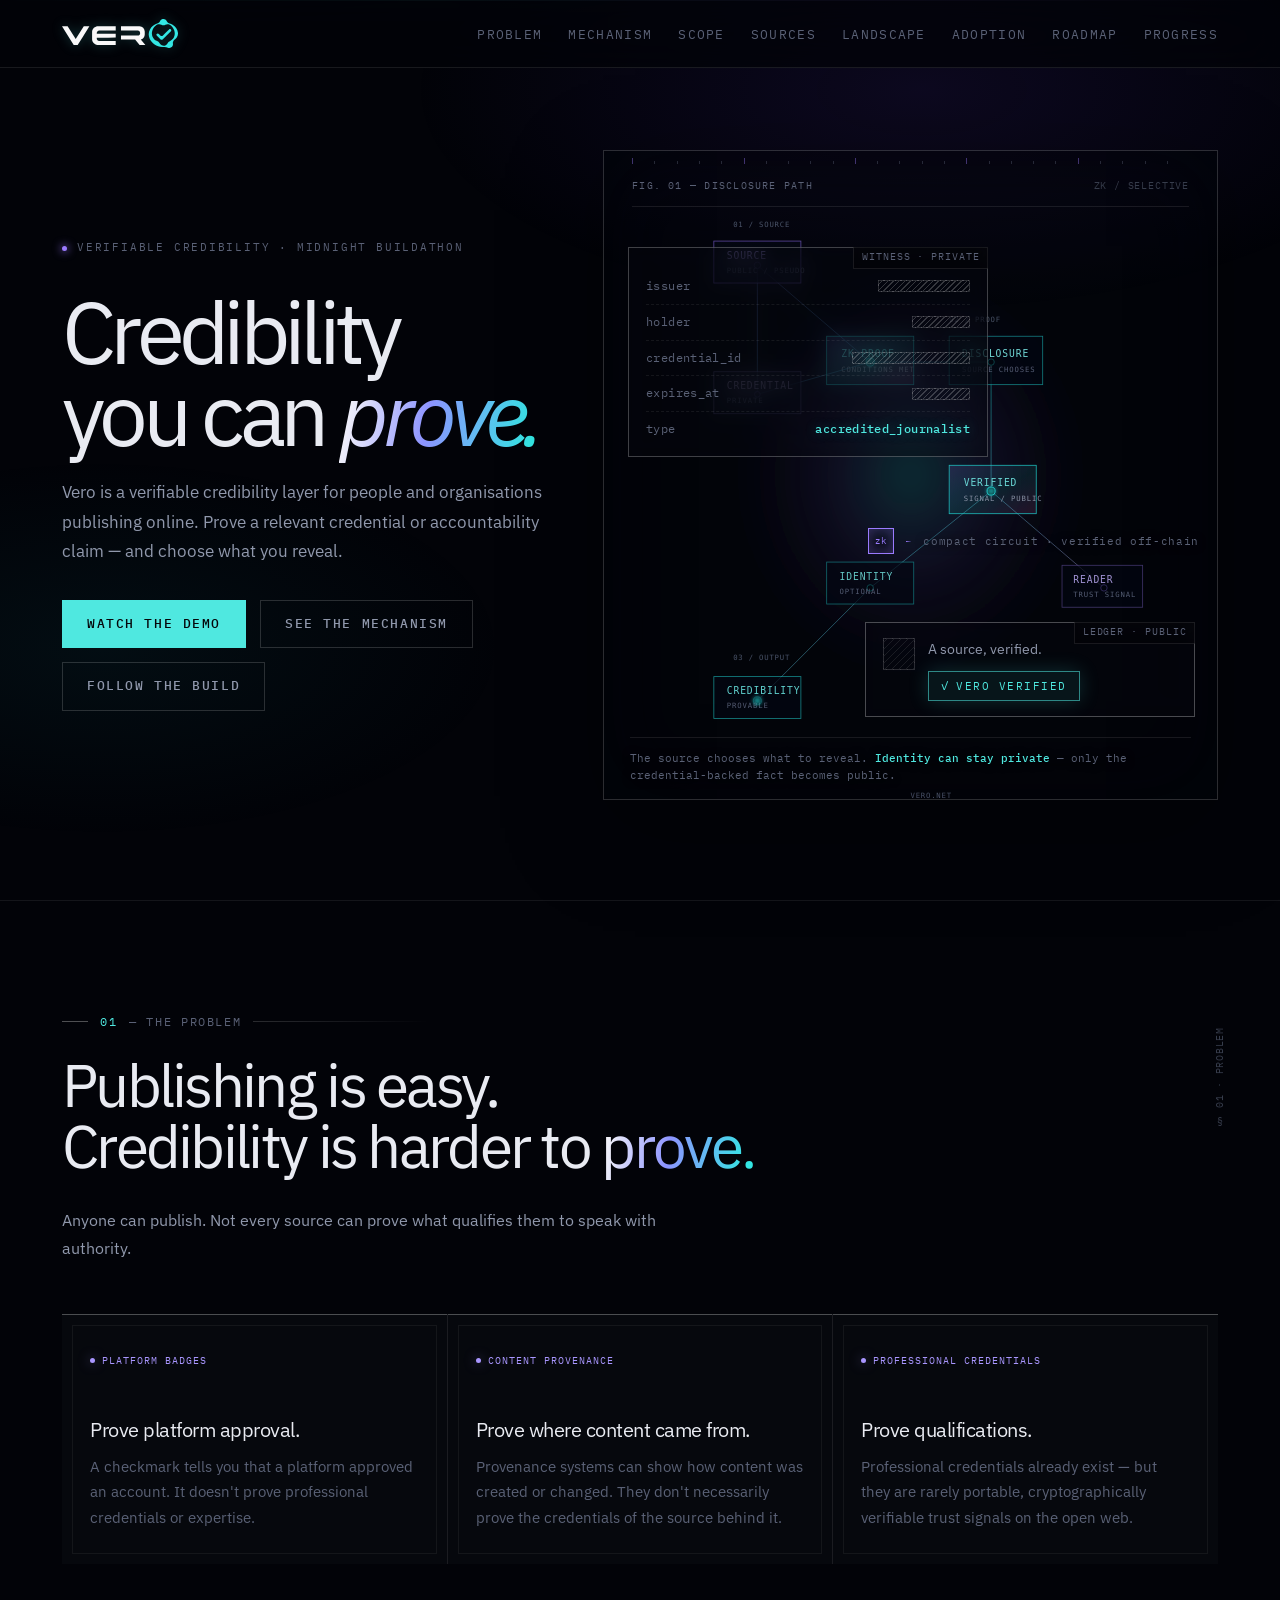
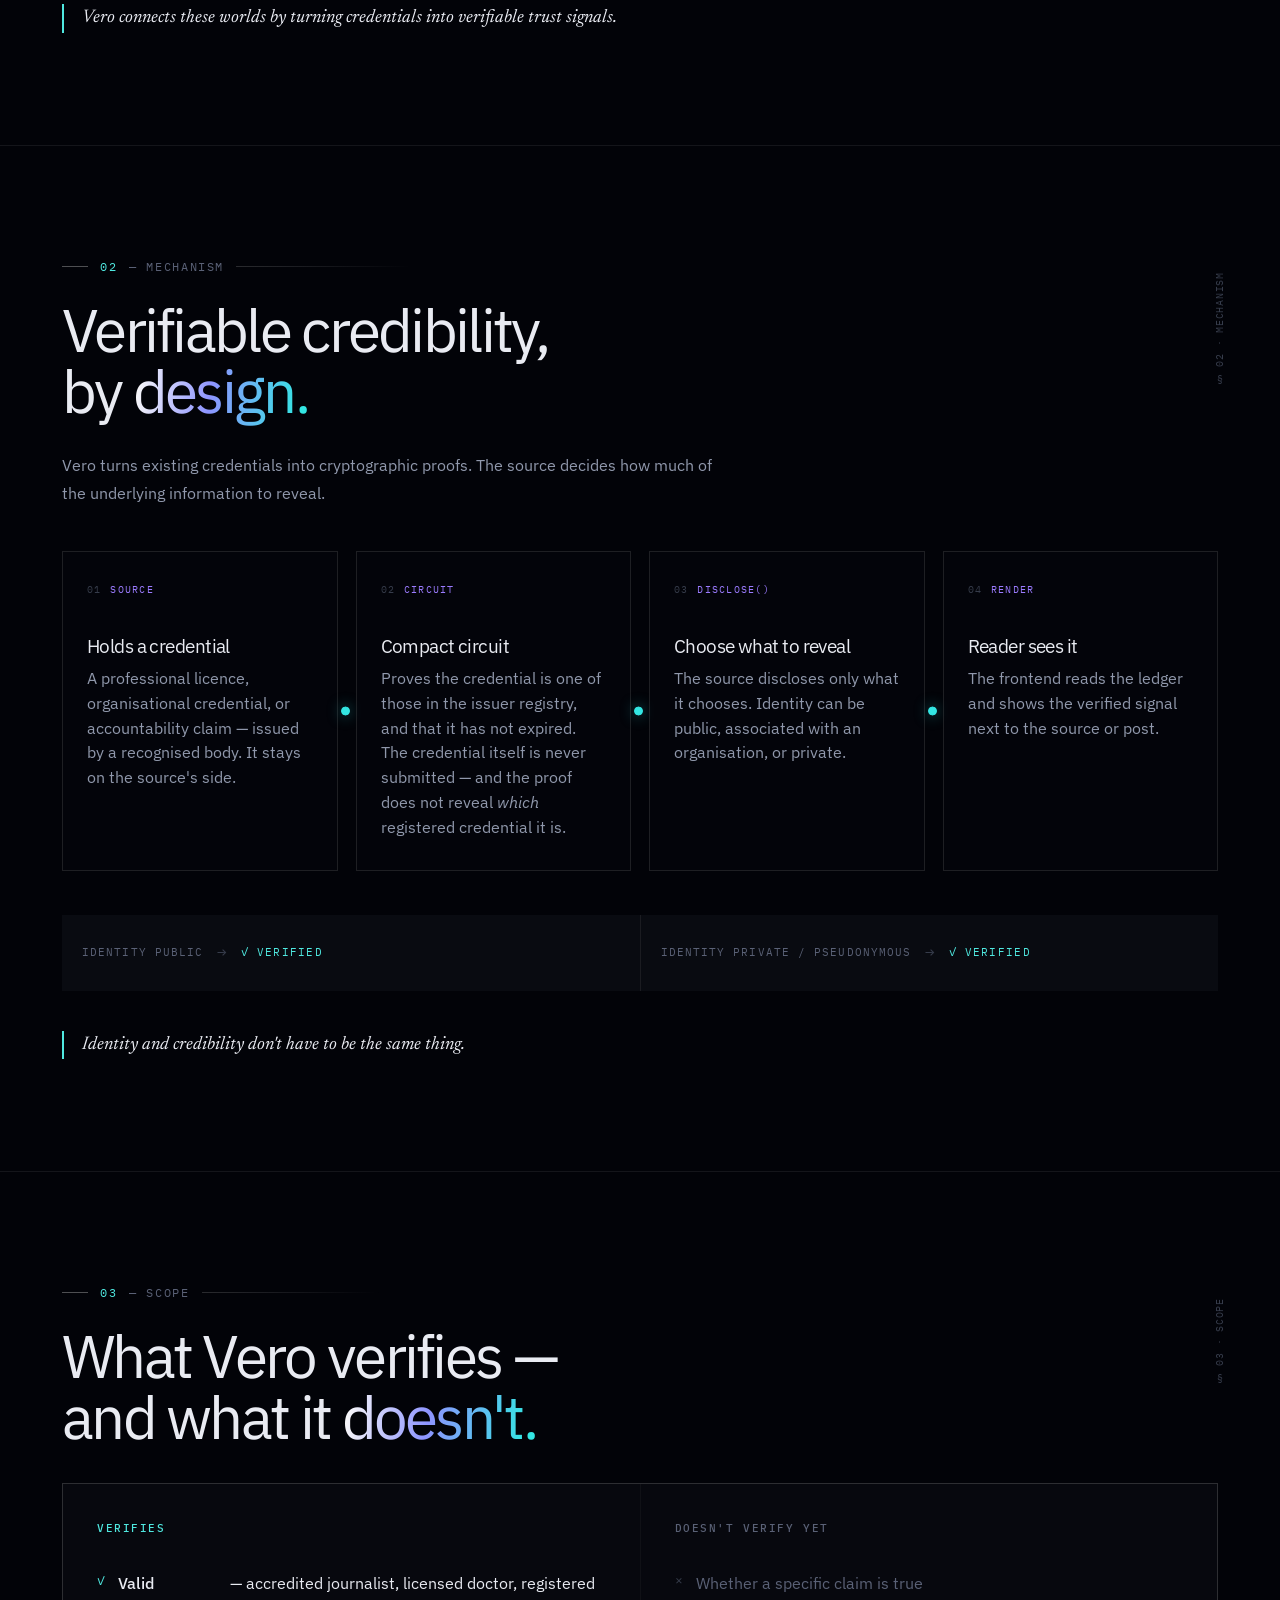
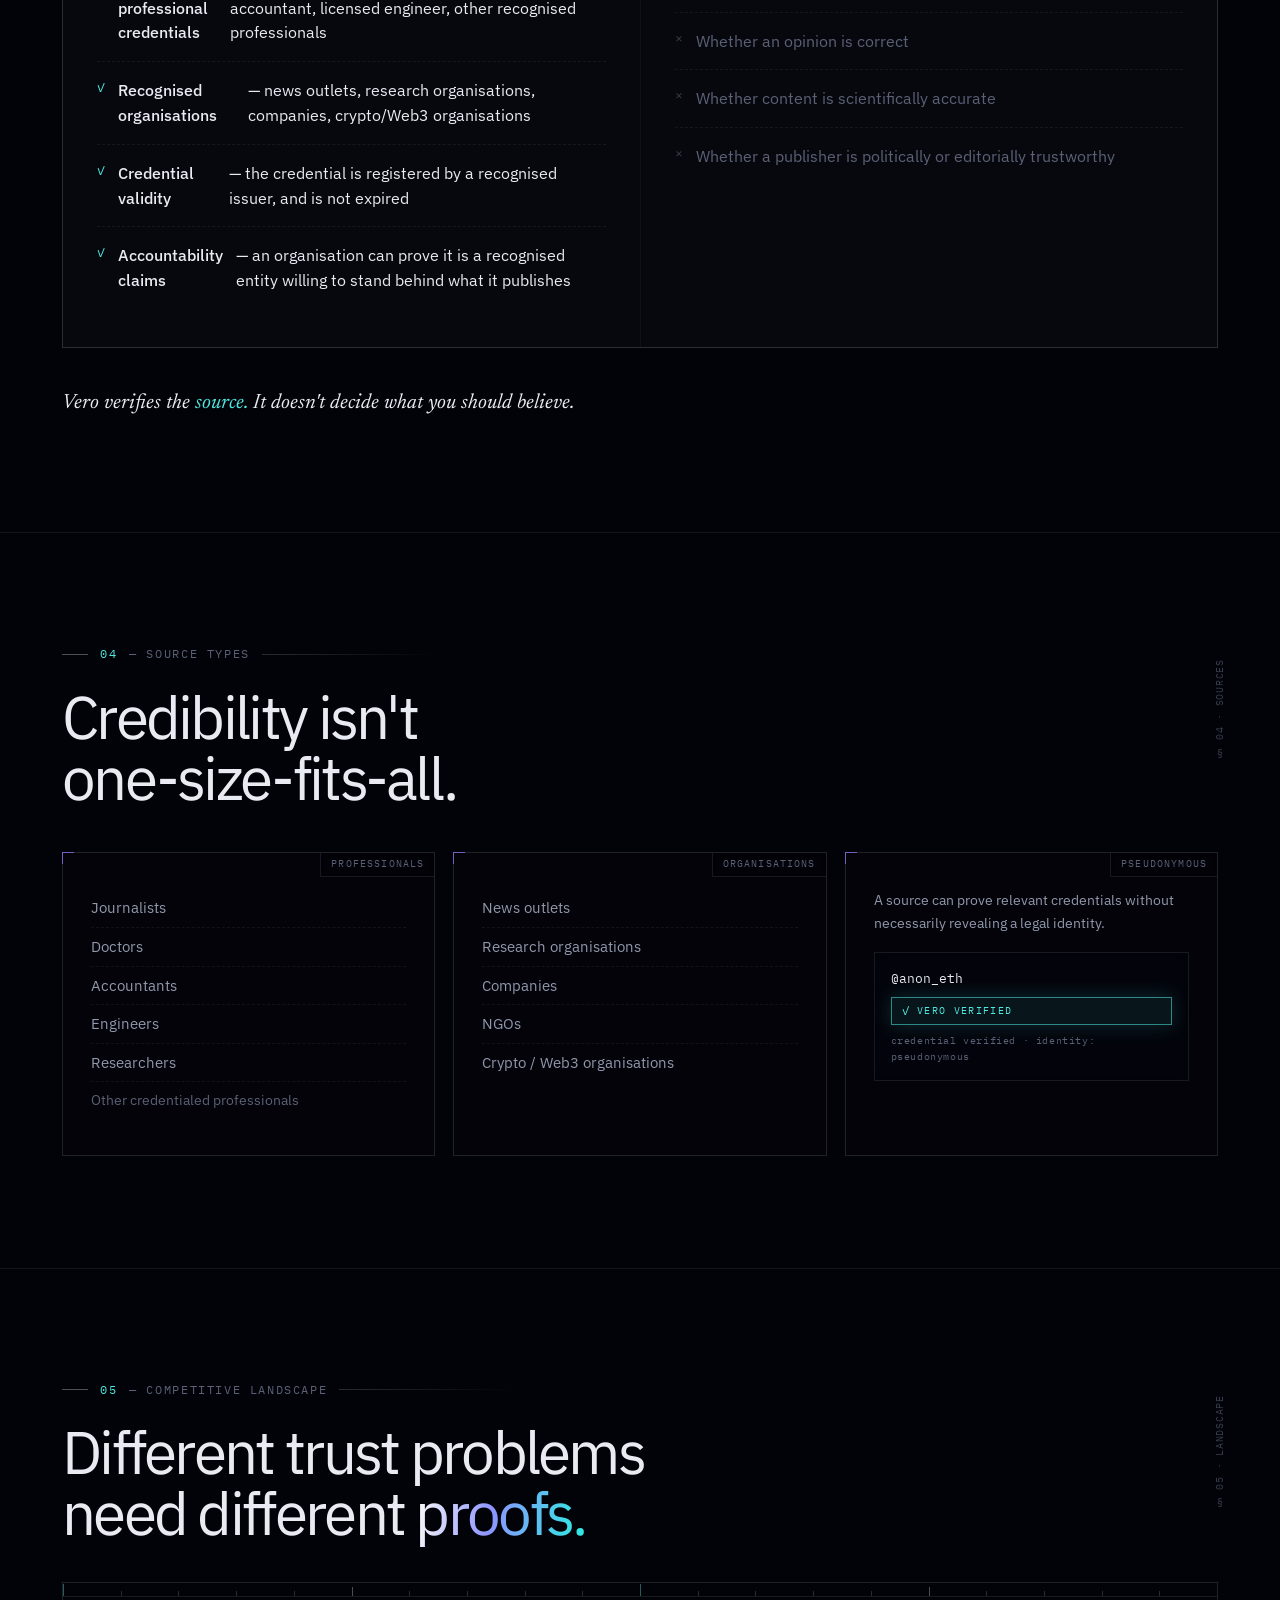
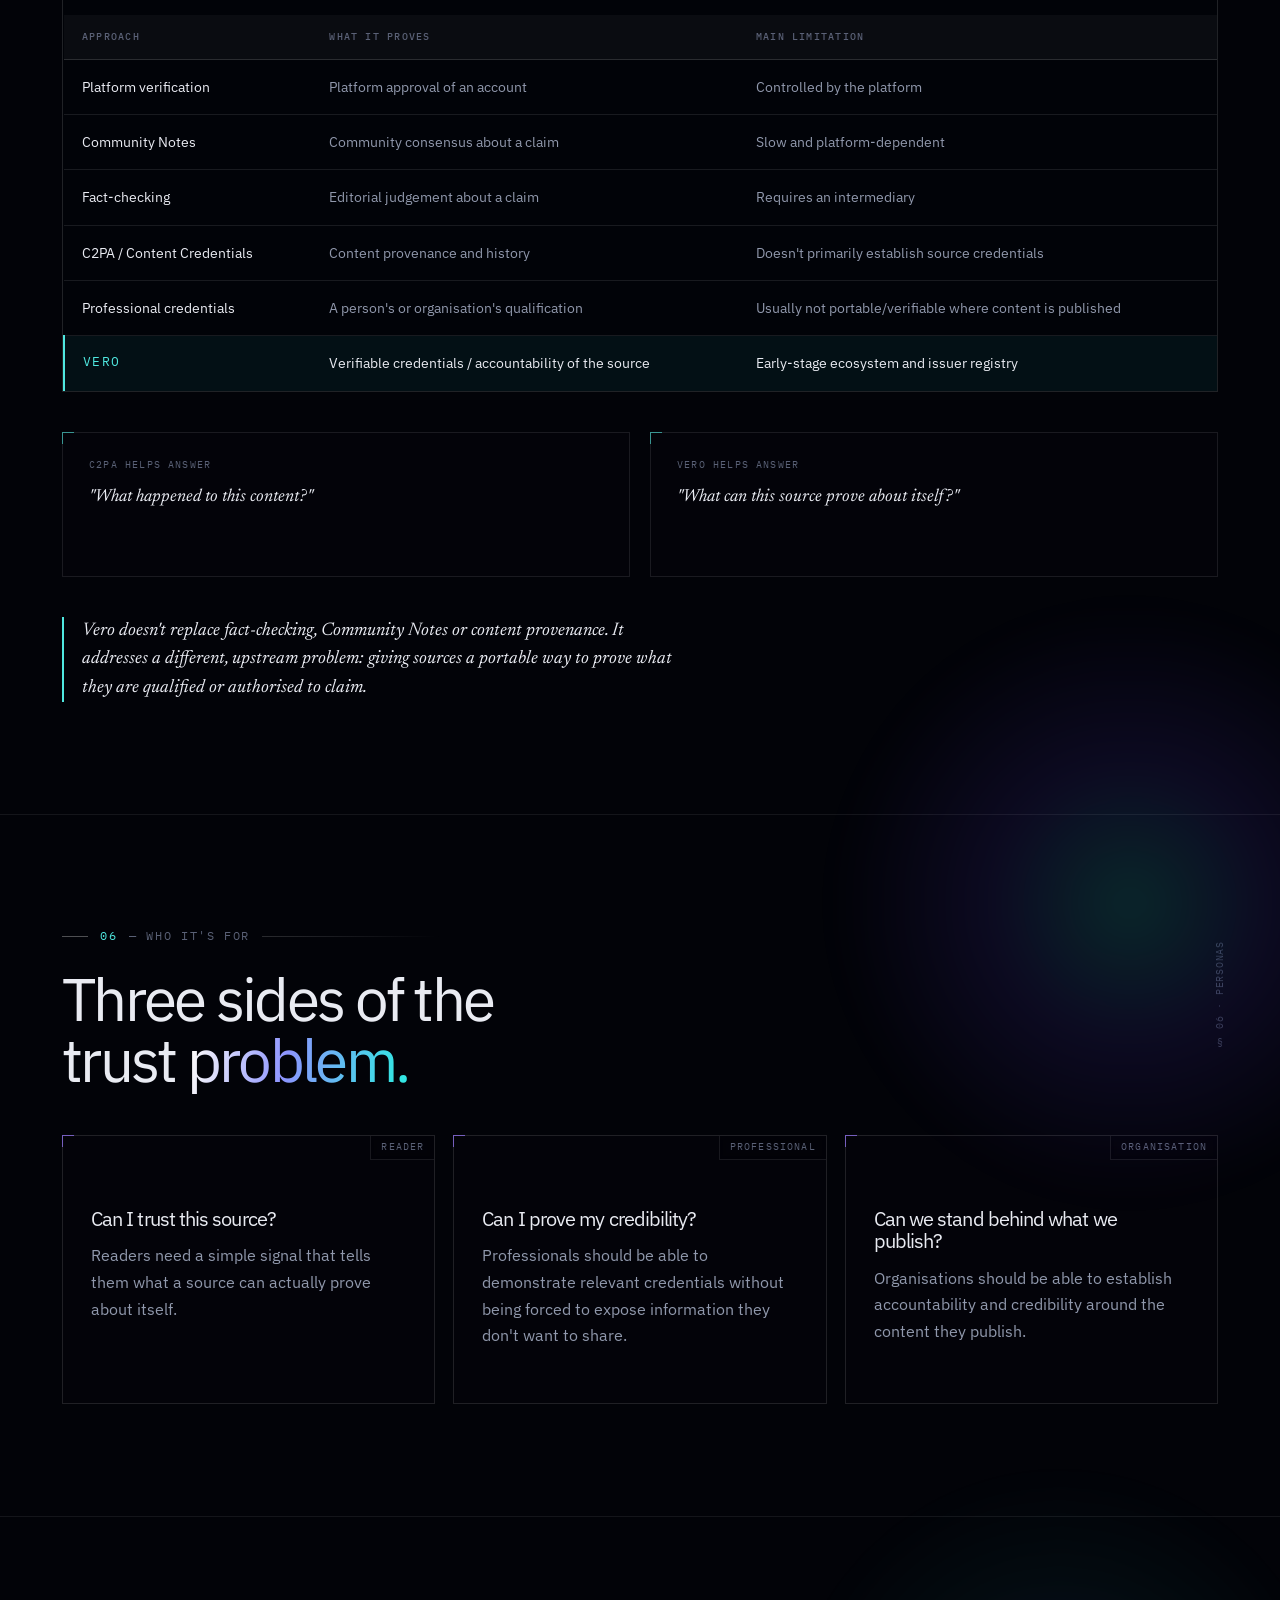
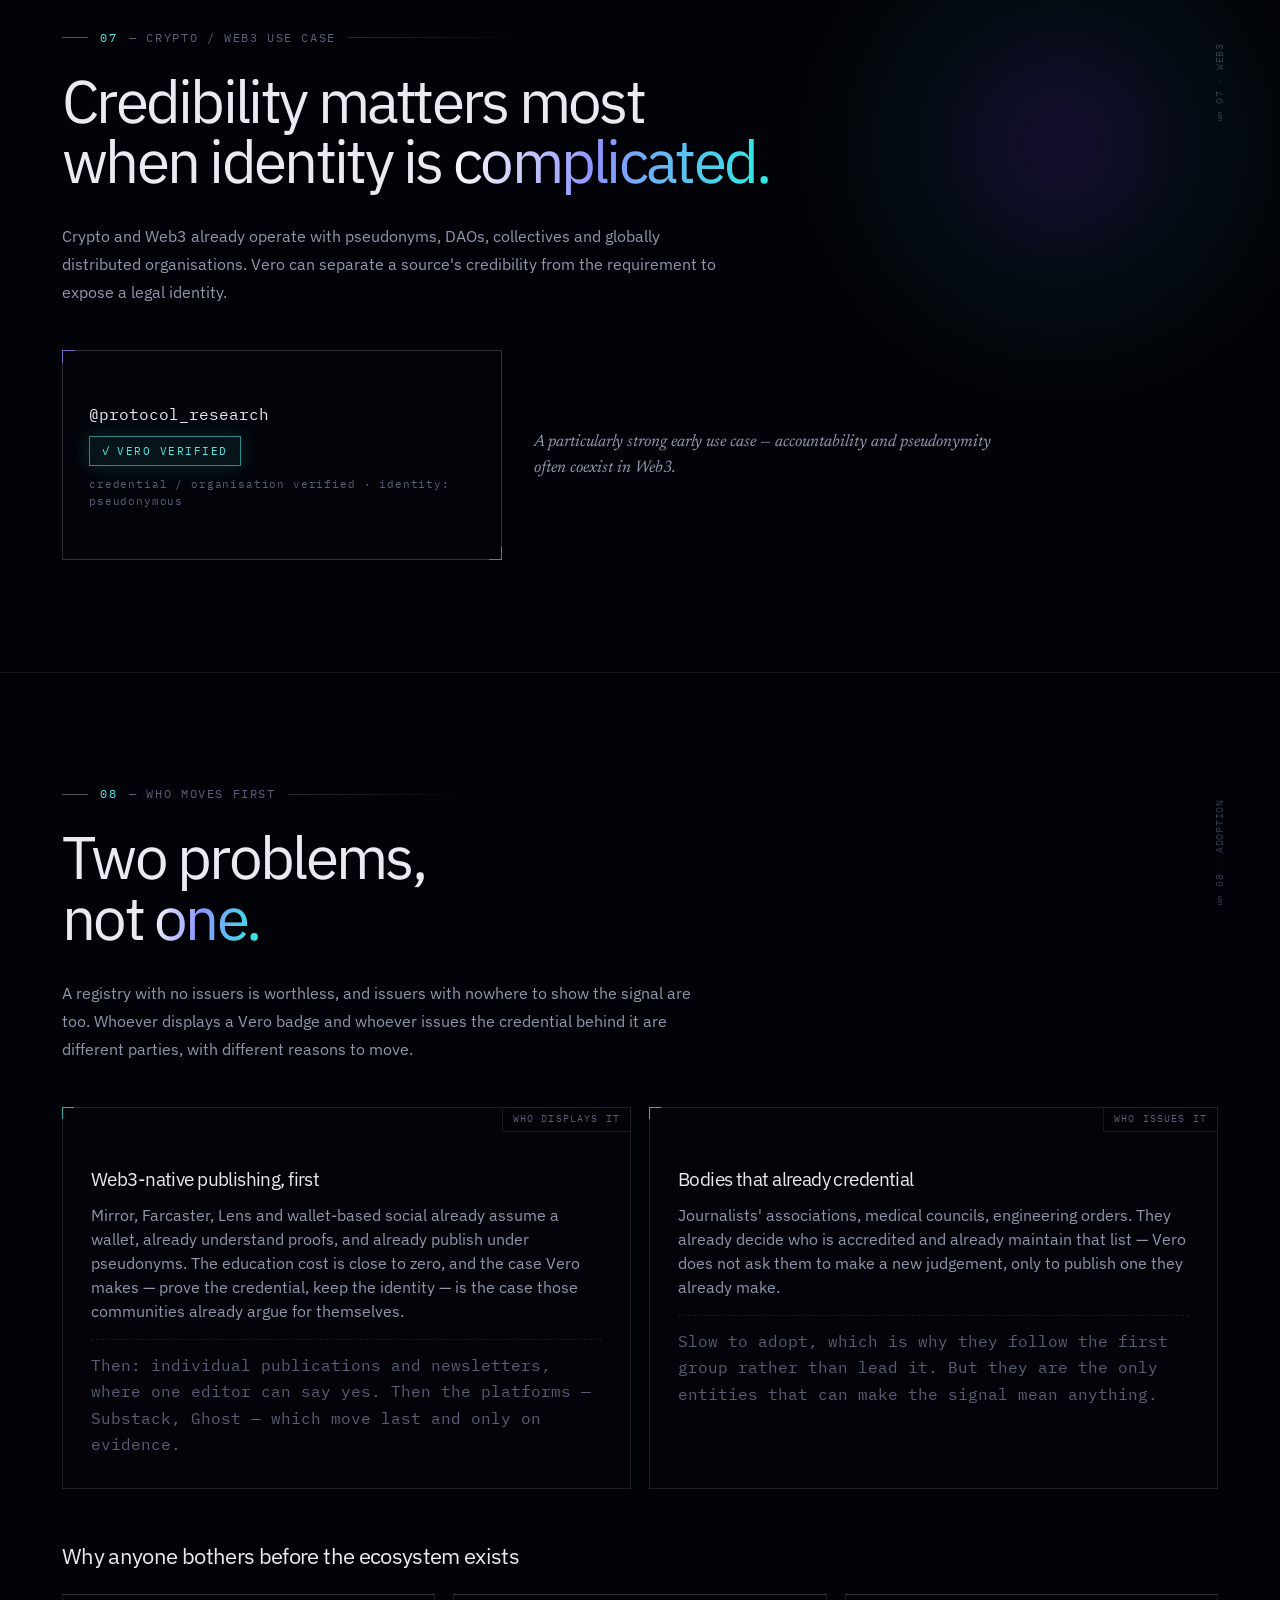
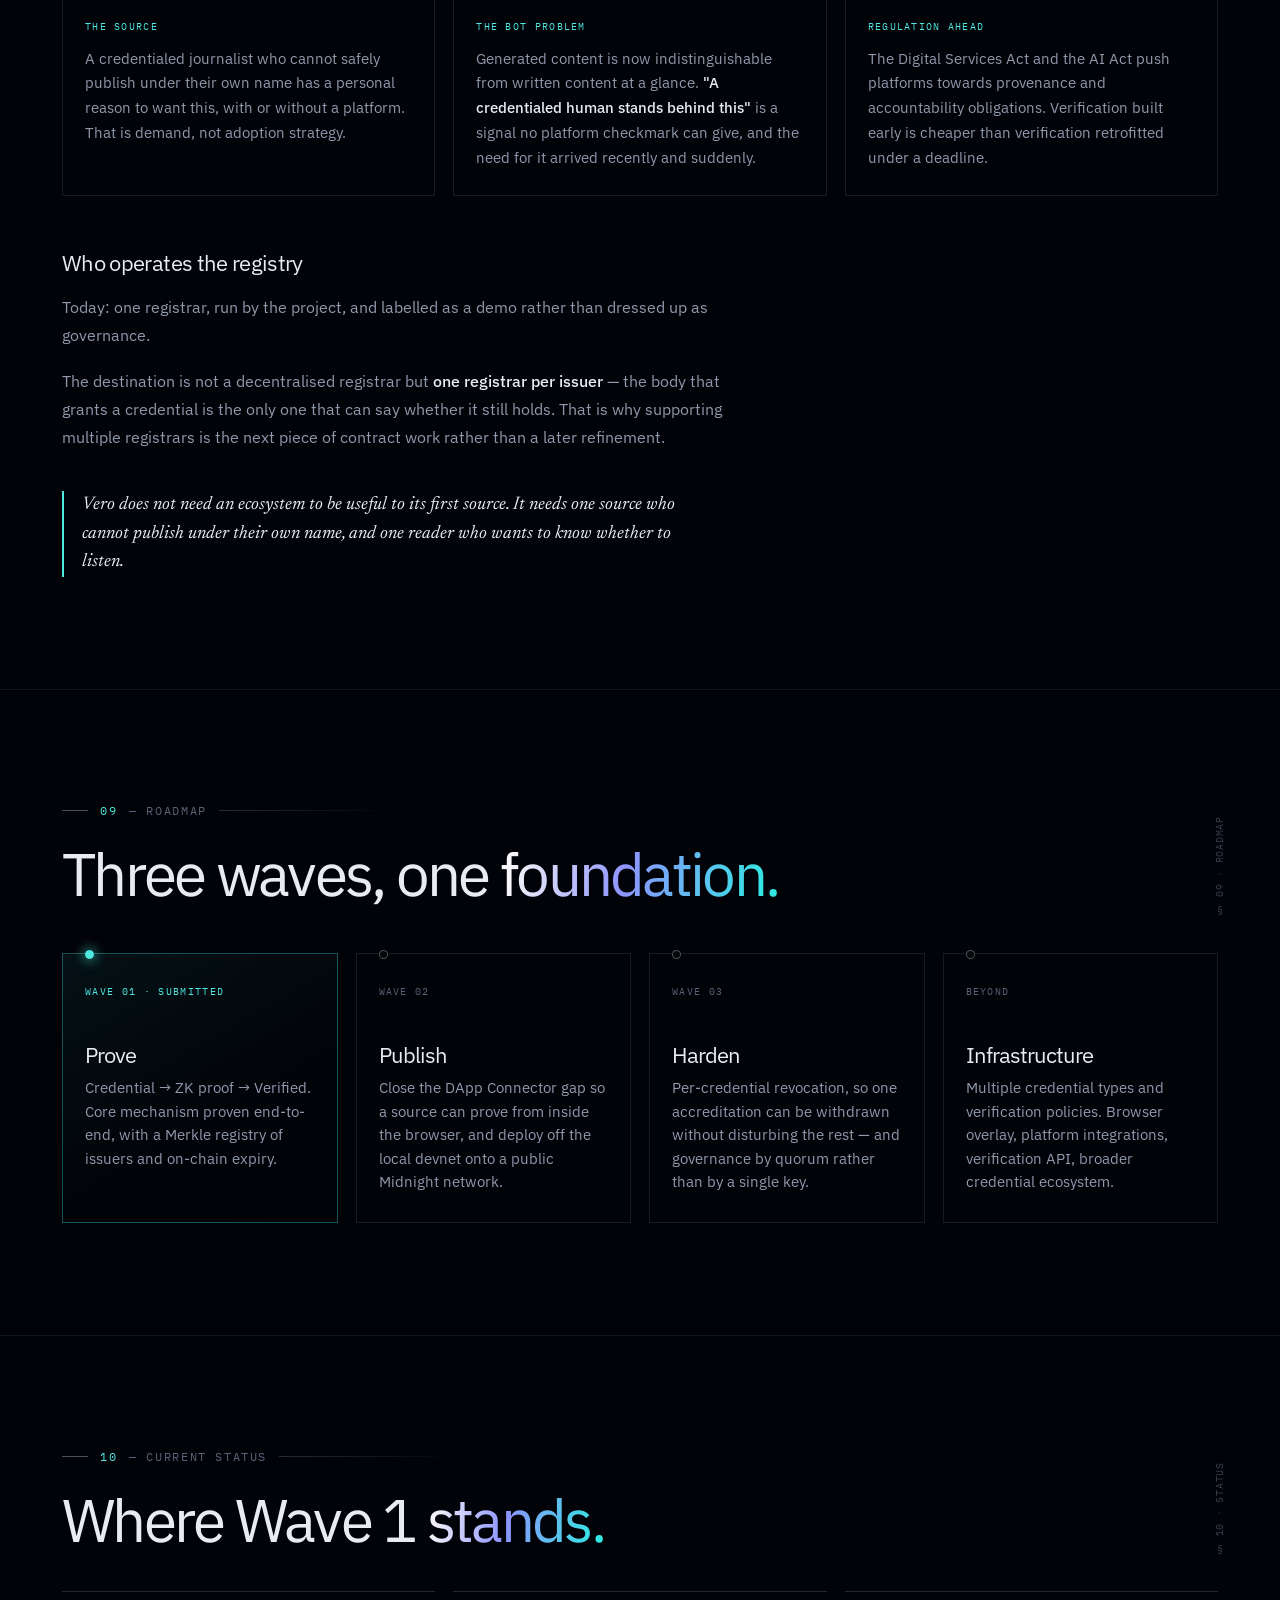
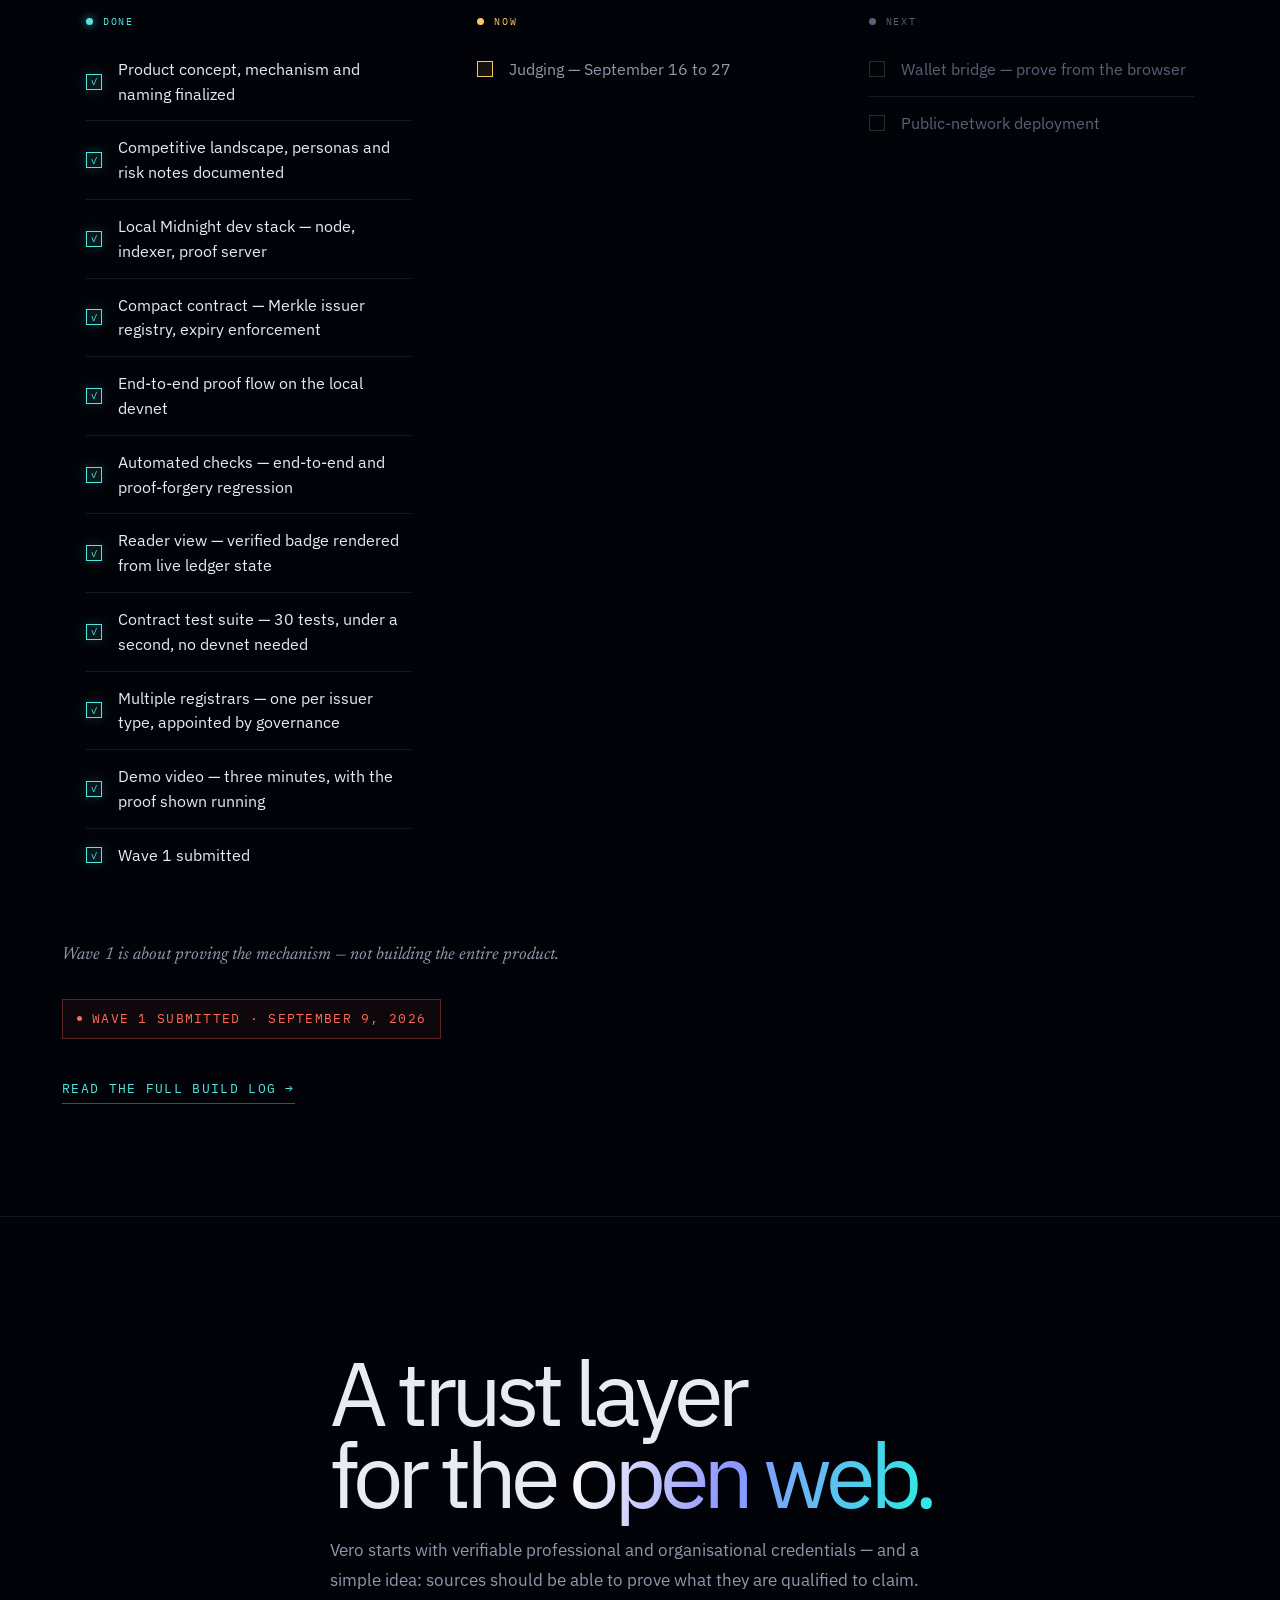
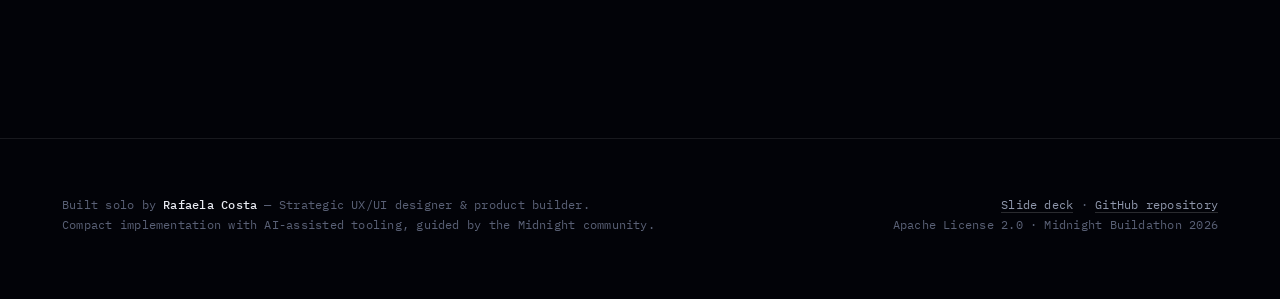
<file: index.html>
<!DOCTYPE html>
<html lang="en">
<head>
<meta charset="UTF-8">
<meta name="viewport" content="width=device-width, initial-scale=1.0">
<title>Vero — Credibility you can prove</title>
<meta name="description" content="Vero is a verifiable credibility layer for people and organisations publishing online, built on Midnight. Prove a relevant credential or accountability claim — and choose what you reveal.">
<meta name="theme-color" content="#05060A">
<link rel="icon" type="image/svg+xml" href="assets/favicon.svg">
<link rel="preconnect" href="https://fonts.googleapis.com">
<link rel="preconnect" href="https://fonts.gstatic.com" crossorigin>
<link href="https://fonts.googleapis.com/css2?family=Newsreader:ital,opsz,wght@0,6..72,300;0,6..72,400;1,6..72,300;1,6..72,400&family=IBM+Plex+Sans:wght@400;500&family=IBM+Plex+Mono:wght@400;500&display=swap" rel="stylesheet">
<link rel="stylesheet" href="assets/styles.css">
</head>
<body>

<header class="nav">
  <div class="wrap">
    <a class="brand" href="index.html">
      <img class="brand-logo" src="assets/logo.svg" alt="Vero">
    </a>
    <ul class="links">
      <li><a href="#problem">Problem</a></li>
      <li><a href="#mechanism">Mechanism</a></li>
      <li><a href="#scope">Scope</a></li>
      <li><a href="#sources">Sources</a></li>
      <li><a href="#landscape">Landscape</a></li>
      <li><a href="#adoption">Adoption</a></li>
      <li><a href="#roadmap">Roadmap</a></li>
      <li><a href="progress.html">Progress</a></li>
    </ul>
  </div>
</header>

<main>

  <!-- ============================ HERO ============================ -->
  <section class="hero" id="top">
    <div class="wrap grid">
      <div>
        <p class="kicker"><span class="pip"></span> Verifiable credibility · Midnight Buildathon</p>
        <h1>Credibility<br>you can <em>prove.</em></h1>
        <p class="lede">Vero is a verifiable credibility layer for people and organisations publishing online. Prove a relevant credential or accountability claim — and choose what you reveal.</p>
        <div class="cta-row">
          <a class="btn primary" href="https://youtu.be/NzsAa9vuPl4">Watch the demo</a>
          <a class="btn ghost" href="#mechanism">See the mechanism</a>
          <a class="btn ghost" href="progress.html">Follow the build</a>
        </div>
      </div>

      <div class="specimen">
        <img class="specimen-art" src="assets/credibility-field.svg?v=3" alt="">
        <div class="spec-ticks"><i></i><i></i><i></i><i></i><i></i><i></i><i></i><i></i><i></i><i></i><i></i><i></i><i></i><i></i><i></i><i></i><i></i><i></i><i></i><i></i><i></i><i></i><i></i><i></i><i></i></div>
        <div class="spec-head">
          <span>fig. 01 — disclosure path</span>
          <span class="idx">ZK / SELECTIVE</span>
        </div>

        <div class="card cred">
          <span class="card-tag">witness · private</span>
          <div class="row"><span>issuer</span><span class="redact w1"></span></div>
          <div class="row"><span>holder</span><span class="redact w2"></span></div>
          <div class="row"><span>credential_id</span><span class="redact w3"></span></div>
          <div class="row"><span>expires_at</span><span class="redact w2"></span></div>
          <div class="row"><span>type</span><span class="visible-field">accredited_journalist</span></div>
        </div>

        <div class="flow">
          <span class="node">zk</span>
          <span class="rail"></span>
          <span>compact circuit · verified off-chain</span>
        </div>

        <div class="card post">
          <span class="card-tag">ledger · public</span>
          <div class="avatar"></div>
          <div>
            <div class="claim">A source, verified.</div>
            <div class="seal"><span class="tick">✓</span> Vero verified</div>
          </div>
        </div>

        <p class="spec-foot">The source chooses what to reveal. <b>Identity can stay private</b> — only the credential-backed fact becomes public.</p>
      </div>
    </div>
  </section>

  <!-- ============================ PROBLEM ============================ -->
  <section id="problem">
    <div class="wrap">
      <span class="coord">§ 01 · PROBLEM</span>
      <p class="section-label"><span class="n">01</span> — the problem</p>
      <h2>Publishing is easy.<br>Credibility is harder to <em>prove.</em></h2>
      <p class="lede-2">Anyone can publish. Not every source can prove what qualifies them to speak with authority.</p>

      <div class="clippings">
        <div class="clip">
          <span class="flag">platform badges</span>
          <q>Prove platform approval.</q>
          <p class="note">A checkmark tells you that a platform approved an account. It doesn't prove professional credentials or expertise.</p>
        </div>
        <div class="clip">
          <span class="flag">content provenance</span>
          <q>Prove where content came from.</q>
          <p class="note">Provenance systems can show how content was created or changed. They don't necessarily prove the credentials of the source behind it.</p>
        </div>
        <div class="clip">
          <span class="flag">professional credentials</span>
          <q>Prove qualifications.</q>
          <p class="note">Professional credentials already exist — but they are rarely portable, cryptographically verifiable trust signals on the open web.</p>
        </div>
      </div>

      <p class="section-conclusion">Vero connects these worlds by turning credentials into verifiable trust signals.</p>
    </div>
  </section>

  <!-- ============================ MECHANISM ============================ -->
  <section id="mechanism">
    <div class="wrap">
      <span class="coord">§ 02 · MECHANISM</span>
      <p class="section-label"><span class="n">02</span> — mechanism</p>
      <h2>Verifiable credibility,<br>by <em>design.</em></h2>
      <p class="lede-2">Vero turns existing credentials into cryptographic proofs. The source decides how much of the underlying information to reveal.</p>

      <div class="mech">
        <div class="mech-step">
          <div class="k"><span class="num">01</span> source</div>
          <h3>Holds a credential</h3>
          <p>A professional licence, organisational credential, or accountability claim — issued by a recognised body. It stays on the source's side.</p>
        </div>
        <div class="mech-step">
          <div class="k"><span class="num">02</span> circuit</div>
          <h3>Compact circuit</h3>
          <p>Proves the credential is one of those in the issuer registry, and that it has not expired. The credential itself is never submitted — and the proof does not reveal <em>which</em> registered credential it is.</p>
        </div>
        <div class="mech-step">
          <div class="k"><span class="num">03</span> disclose()</div>
          <h3>Choose what to reveal</h3>
          <p>The source discloses only what it chooses. Identity can be public, associated with an organisation, or private.</p>
        </div>
        <div class="mech-step">
          <div class="k"><span class="num">04</span> render</div>
          <h3>Reader sees it</h3>
          <p>The frontend reads the ledger and shows the verified signal next to the source or post.</p>
        </div>
      </div>

      <div class="disclosure-choice">
        <div class="dc-col">
          <span class="dc-label">identity public</span>
          <span class="dc-arrow">→</span>
          <span class="dc-result"><span class="tick">✓</span> verified</span>
        </div>
        <div class="dc-col">
          <span class="dc-label">identity private / pseudonymous</span>
          <span class="dc-arrow">→</span>
          <span class="dc-result"><span class="tick">✓</span> verified</span>
        </div>
      </div>

      <p class="section-conclusion">Identity and credibility don't have to be the same thing.</p>
    </div>
  </section>

  <!-- ============================ SCOPE ============================ -->
  <section id="scope">
    <div class="wrap">
      <span class="coord">§ 03 · SCOPE</span>
      <p class="section-label"><span class="n">03</span> — scope</p>
      <h2>What Vero verifies —<br>and what it <em>doesn't.</em></h2>

      <div class="scope">
        <div class="scope-col in">
          <h3>Verifies</h3>
          <ul>
            <li><span class="mark yes">✓</span> <b>Valid professional credentials</b> — accredited journalist, licensed doctor, registered accountant, licensed engineer, other recognised professionals</li>
            <li><span class="mark yes">✓</span> <b>Recognised organisations</b> — news outlets, research organisations, companies, crypto/Web3 organisations</li>
            <li><span class="mark yes">✓</span> <b>Credential validity</b> — the credential is registered by a recognised issuer, and is not expired</li>
            <li><span class="mark yes">✓</span> <b>Accountability claims</b> — an organisation can prove it is a recognised entity willing to stand behind what it publishes</li>
          </ul>
        </div>
        <div class="scope-col out">
          <h3>Doesn't verify yet</h3>
          <ul>
            <li><span class="mark no">×</span> Whether a specific claim is true</li>
            <li><span class="mark no">×</span> Whether an opinion is correct</li>
            <li><span class="mark no">×</span> Whether content is scientifically accurate</li>
            <li><span class="mark no">×</span> Whether a publisher is politically or editorially trustworthy</li>
          </ul>
        </div>
      </div>

      <p class="scope-closing">Vero verifies the <em>source.</em> It doesn't decide what you should believe.</p>
    </div>
  </section>

  <!-- ============================ SOURCE TYPES ============================ -->
  <section id="sources">
    <div class="wrap">
      <span class="coord">§ 04 · SOURCES</span>
      <p class="section-label"><span class="n">04</span> — source types</p>
      <h2>Credibility isn't<br>one-size-fits-all.</h2>

      <div class="source-types">
        <div class="source-card">
          <span class="source-tab">professionals</span>
          <ul class="source-list">
            <li>Journalists</li>
            <li>Doctors</li>
            <li>Accountants</li>
            <li>Engineers</li>
            <li>Researchers</li>
            <li class="muted">Other credentialed professionals</li>
          </ul>
        </div>
        <div class="source-card">
          <span class="source-tab">organisations</span>
          <ul class="source-list">
            <li>News outlets</li>
            <li>Research organisations</li>
            <li>Companies</li>
            <li>NGOs</li>
            <li>Crypto / Web3 organisations</li>
          </ul>
        </div>
        <div class="source-card">
          <span class="source-tab">pseudonymous</span>
          <p class="source-desc">A source can prove relevant credentials without necessarily revealing a legal identity.</p>
          <div class="pseudo-example">
            <span class="pseudo-handle">@anon_eth</span>
            <span class="seal small"><span class="tick">✓</span> Vero verified</span>
            <span class="pseudo-meta">credential verified · identity: pseudonymous</span>
          </div>
        </div>
      </div>
    </div>
  </section>

  <!-- ============================ LANDSCAPE ============================ -->
  <section id="landscape">
    <div class="wrap">
      <span class="coord">§ 05 · LANDSCAPE</span>
      <p class="section-label"><span class="n">05</span> — competitive landscape</p>
      <h2>Different trust problems<br>need different <em>proofs.</em></h2>

      <div class="table-wrap">
        <div class="ruler"><i></i><i></i><i></i><i></i><i></i><i></i><i></i><i></i><i></i><i></i><i></i><i></i><i></i><i></i><i></i><i></i><i></i><i></i><i></i><i></i></div>
        <table>
          <thead>
            <tr>
              <th scope="col">Approach</th>
              <th scope="col">What it proves</th>
              <th scope="col">Main limitation</th>
            </tr>
          </thead>
          <tbody>
            <tr>
              <th scope="row">Platform verification</th>
              <td>Platform approval of an account</td>
              <td>Controlled by the platform</td>
            </tr>
            <tr>
              <th scope="row">Community Notes</th>
              <td>Community consensus about a claim</td>
              <td>Slow and platform-dependent</td>
            </tr>
            <tr>
              <th scope="row">Fact-checking</th>
              <td>Editorial judgement about a claim</td>
              <td>Requires an intermediary</td>
            </tr>
            <tr>
              <th scope="row">C2PA / Content Credentials</th>
              <td>Content provenance and history</td>
              <td>Doesn't primarily establish source credentials</td>
            </tr>
            <tr>
              <th scope="row">Professional credentials</th>
              <td>A person's or organisation's qualification</td>
              <td>Usually not portable/verifiable where content is published</td>
            </tr>
            <tr class="us">
              <th scope="row">Vero</th>
              <td>Verifiable credentials / accountability of the source</td>
              <td>Early-stage ecosystem and issuer registry</td>
            </tr>
          </tbody>
        </table>
      </div>

      <div class="c2pa-distinction">
        <div class="c2pa-col">
          <span class="c2pa-label">C2PA helps answer</span>
          <p>"What happened to this content?"</p>
        </div>
        <div class="c2pa-col">
          <span class="c2pa-label">Vero helps answer</span>
          <p>"What can this source prove about itself?"</p>
        </div>
      </div>

      <p class="section-conclusion">Vero doesn't replace fact-checking, Community Notes or content provenance. It addresses a different, upstream problem: giving sources a portable way to prove what they are qualified or authorised to claim.</p>
    </div>
  </section>

  <!-- ============================ PERSONAS ============================ -->
  <section id="personas">
    <div class="wrap">
      <span class="coord">§ 06 · PERSONAS</span>
      <p class="section-label"><span class="n">06</span> — who it's for</p>
      <h2>Three sides of the<br>trust <em>problem.</em></h2>

      <div class="personas">
        <div class="persona">
          <span class="tab">reader</span>
          <h3>Can I trust this source?</h3>
          <p class="jtbd">Readers need a simple signal that tells them what a source can actually prove about itself.</p>
        </div>
        <div class="persona">
          <span class="tab">professional</span>
          <h3>Can I prove my credibility?</h3>
          <p class="jtbd">Professionals should be able to demonstrate relevant credentials without being forced to expose information they don't want to share.</p>
        </div>
        <div class="persona">
          <span class="tab">organisation</span>
          <h3>Can we stand behind what we publish?</h3>
          <p class="jtbd">Organisations should be able to establish accountability and credibility around the content they publish.</p>
        </div>
      </div>
    </div>
  </section>

  <!-- ============================ WEB3 CALLOUT ============================ -->
  <section id="web3">
    <div class="wrap">
      <span class="coord">§ 07 · WEB3</span>
      <p class="section-label"><span class="n">07</span> — crypto / web3 use case</p>
      <h2>Credibility matters most<br>when identity is <em>complicated.</em></h2>
      <p class="lede-2">Crypto and Web3 already operate with pseudonyms, DAOs, collectives and globally distributed organisations. Vero can separate a source's credibility from the requirement to expose a legal identity.</p>

      <div class="web3-example">
        <div class="web3-card">
          <span class="web3-handle">@protocol_research</span>
          <div class="seal"><span class="tick">✓</span> Vero verified</div>
          <span class="web3-meta">credential / organisation verified · identity: pseudonymous</span>
        </div>
        <p class="web3-note">A particularly strong early use case — accountability and pseudonymity often coexist in Web3.</p>
      </div>
    </div>
  </section>

  <!-- ============================ ADOPTION ============================ -->
  <section id="adoption">
    <div class="wrap">
      <span class="coord">§ 08 · ADOPTION</span>
      <p class="section-label"><span class="n">08</span> — who moves first</p>
      <h2>Two problems,<br>not <em>one.</em></h2>
      <p class="lede-2">A registry with no issuers is worthless, and issuers with nowhere to show the signal are too. Whoever displays a Vero badge and whoever issues the credential behind it are different parties, with different reasons to move.</p>

      <div class="adopt">
        <div class="adopt-col">
          <span class="adopt-tab">who displays it</span>
          <h3>Web3-native publishing, first</h3>
          <p>Mirror, Farcaster, Lens and wallet-based social already assume a wallet, already understand proofs, and already publish under pseudonyms. The education cost is close to zero, and the case Vero makes — prove the credential, keep the identity — is the case those communities already argue for themselves.</p>
          <p class="adopt-then">Then: individual publications and newsletters, where one editor can say yes. Then the platforms — Substack, Ghost — which move last and only on evidence.</p>
        </div>
        <div class="adopt-col">
          <span class="adopt-tab">who issues it</span>
          <h3>Bodies that already credential</h3>
          <p>Journalists' associations, medical councils, engineering orders. They already decide who is accredited and already maintain that list — Vero does not ask them to make a new judgement, only to publish one they already make.</p>
          <p class="adopt-then">Slow to adopt, which is why they follow the first group rather than lead it. But they are the only entities that can make the signal mean anything.</p>
        </div>
      </div>

      <h3 class="adopt-h">Why anyone bothers before the ecosystem exists</h3>
      <div class="reasons">
        <div class="reason">
          <span class="reason-k">the source</span>
          <p>A credentialed journalist who cannot safely publish under their own name has a personal reason to want this, with or without a platform. That is demand, not adoption strategy.</p>
        </div>
        <div class="reason">
          <span class="reason-k">the bot problem</span>
          <p>Generated content is now indistinguishable from written content at a glance. <b>"A credentialed human stands behind this"</b> is a signal no platform checkmark can give, and the need for it arrived recently and suddenly.</p>
        </div>
        <div class="reason">
          <span class="reason-k">regulation ahead</span>
          <p>The Digital Services Act and the AI Act push platforms towards provenance and accountability obligations. Verification built early is cheaper than verification retrofitted under a deadline.</p>
        </div>
      </div>

      <h3 class="adopt-h">Who operates the registry</h3>
      <p class="lede-2">Today: one registrar, run by the project, and labelled as a demo rather than dressed up as governance.</p>
      <p class="lede-2">The destination is not a decentralised registrar but <b>one registrar per issuer</b> — the body that grants a credential is the only one that can say whether it still holds. That is why supporting multiple registrars is the next piece of contract work rather than a later refinement.</p>

      <p class="section-conclusion">Vero does not need an ecosystem to be useful to its first source. It needs one source who cannot publish under their own name, and one reader who wants to know whether to listen.</p>
    </div>
  </section>

  <!-- ============================ ROADMAP ============================ -->
  <section id="roadmap">
    <div class="wrap">
      <span class="coord">§ 09 · ROADMAP</span>
      <p class="section-label"><span class="n">09</span> — roadmap</p>
      <h2>Three waves, one <em>foundation.</em></h2>

      <div class="timeline">
        <div class="wave active">
          <div class="k">wave 01 · submitted</div>
          <h3>Prove</h3>
          <p>Credential → ZK proof → Verified. Core mechanism proven end-to-end, with a Merkle registry of issuers and on-chain expiry.</p>
        </div>
        <div class="wave">
          <div class="k">wave 02</div>
          <h3>Publish</h3>
          <p>Close the DApp Connector gap so a source can prove from inside the browser, and deploy off the local devnet onto a public Midnight network.</p>
        </div>
        <div class="wave">
          <div class="k">wave 03</div>
          <h3>Harden</h3>
          <p>Per-credential revocation, so one accreditation can be withdrawn without disturbing the rest — and governance by quorum rather than by a single key.</p>
        </div>
        <div class="wave">
          <div class="k">beyond</div>
          <h3>Infrastructure</h3>
          <p>Multiple credential types and verification policies. Browser overlay, platform integrations, verification API, broader credential ecosystem.</p>
        </div>
      </div>
    </div>
  </section>

  <!-- ============================ STATUS ============================ -->
  <section id="status">
    <div class="wrap">
      <span class="coord">§ 10 · STATUS</span>
      <p class="section-label"><span class="n">10</span> — current status</p>
      <h2>Where Wave 1 <em>stands.</em></h2>

      <div class="status-groups">
        <div class="status-group">
          <h3 class="status-group-label done">Done</h3>
          <ul class="checklist">
            <li class="done"><span class="box">✓</span> Product concept, mechanism and naming finalized</li>
            <li class="done"><span class="box">✓</span> Competitive landscape, personas and risk notes documented</li>
            <li class="done"><span class="box">✓</span> Local Midnight dev stack — node, indexer, proof server</li>
            <li class="done"><span class="box">✓</span> Compact contract — Merkle issuer registry, expiry enforcement</li>
            <li class="done"><span class="box">✓</span> End-to-end proof flow on the local devnet</li>
            <li class="done"><span class="box">✓</span> Automated checks — end-to-end and proof-forgery regression</li>
            <li class="done"><span class="box">✓</span> Reader view — verified badge rendered from live ledger state</li>
            <li class="done"><span class="box">✓</span> Contract test suite — 30 tests, under a second, no devnet needed</li>
            <li class="done"><span class="box">✓</span> Multiple registrars — one per issuer type, appointed by governance</li>
            <li class="done"><span class="box">✓</span> Demo video — three minutes, with the proof shown running</li>
            <li class="done"><span class="box">✓</span> Wave 1 submitted</li>
          </ul>
        </div>
        <div class="status-group">
          <h3 class="status-group-label now">Now</h3>
          <ul class="checklist">
            <li class="active"><span class="box"></span> Judging — September 16 to 27</li>
          </ul>
        </div>
        <div class="status-group">
          <h3 class="status-group-label next">Next</h3>
          <ul class="checklist">
            <li><span class="box"></span> Wallet bridge — prove from the browser</li>
            <li><span class="box"></span> Public-network deployment</li>
          </ul>
        </div>
      </div>

      <p class="progress-statement">Wave 1 is about proving the mechanism — not building the entire product.</p>
      <p class="deadline">Wave 1 submitted · September 9, 2026</p>
      <br>
      <a class="inline-link" href="progress.html">Read the full build log →</a>
    </div>
  </section>

  <!-- ============================ CLOSING ============================ -->
  <section id="closing">
    <div class="wrap">
      <h2 class="closing-headline">A trust layer<br>for the <em>open web.</em></h2>
      <p class="closing-copy">Vero starts with verifiable professional and organisational credentials — and a simple idea: sources should be able to prove what they are qualified to claim.</p>
    </div>
  </section>

</main>

<footer>
  <div class="wrap">
    <div>
      Built solo by <strong>Rafaela Costa</strong> — Strategic UX/UI designer & product builder.<br>
      Compact implementation with AI-assisted tooling, guided by the Midnight community.
    </div>
    <div class="meta">
      <a href="slides.html">Slide deck</a> · <a href="https://github.com/rmarquesc/vero-demo">GitHub repository</a><br>
      Apache License 2.0 · Midnight Buildathon 2026
    </div>
  </div>
</footer>

</body>
</html>
</file>
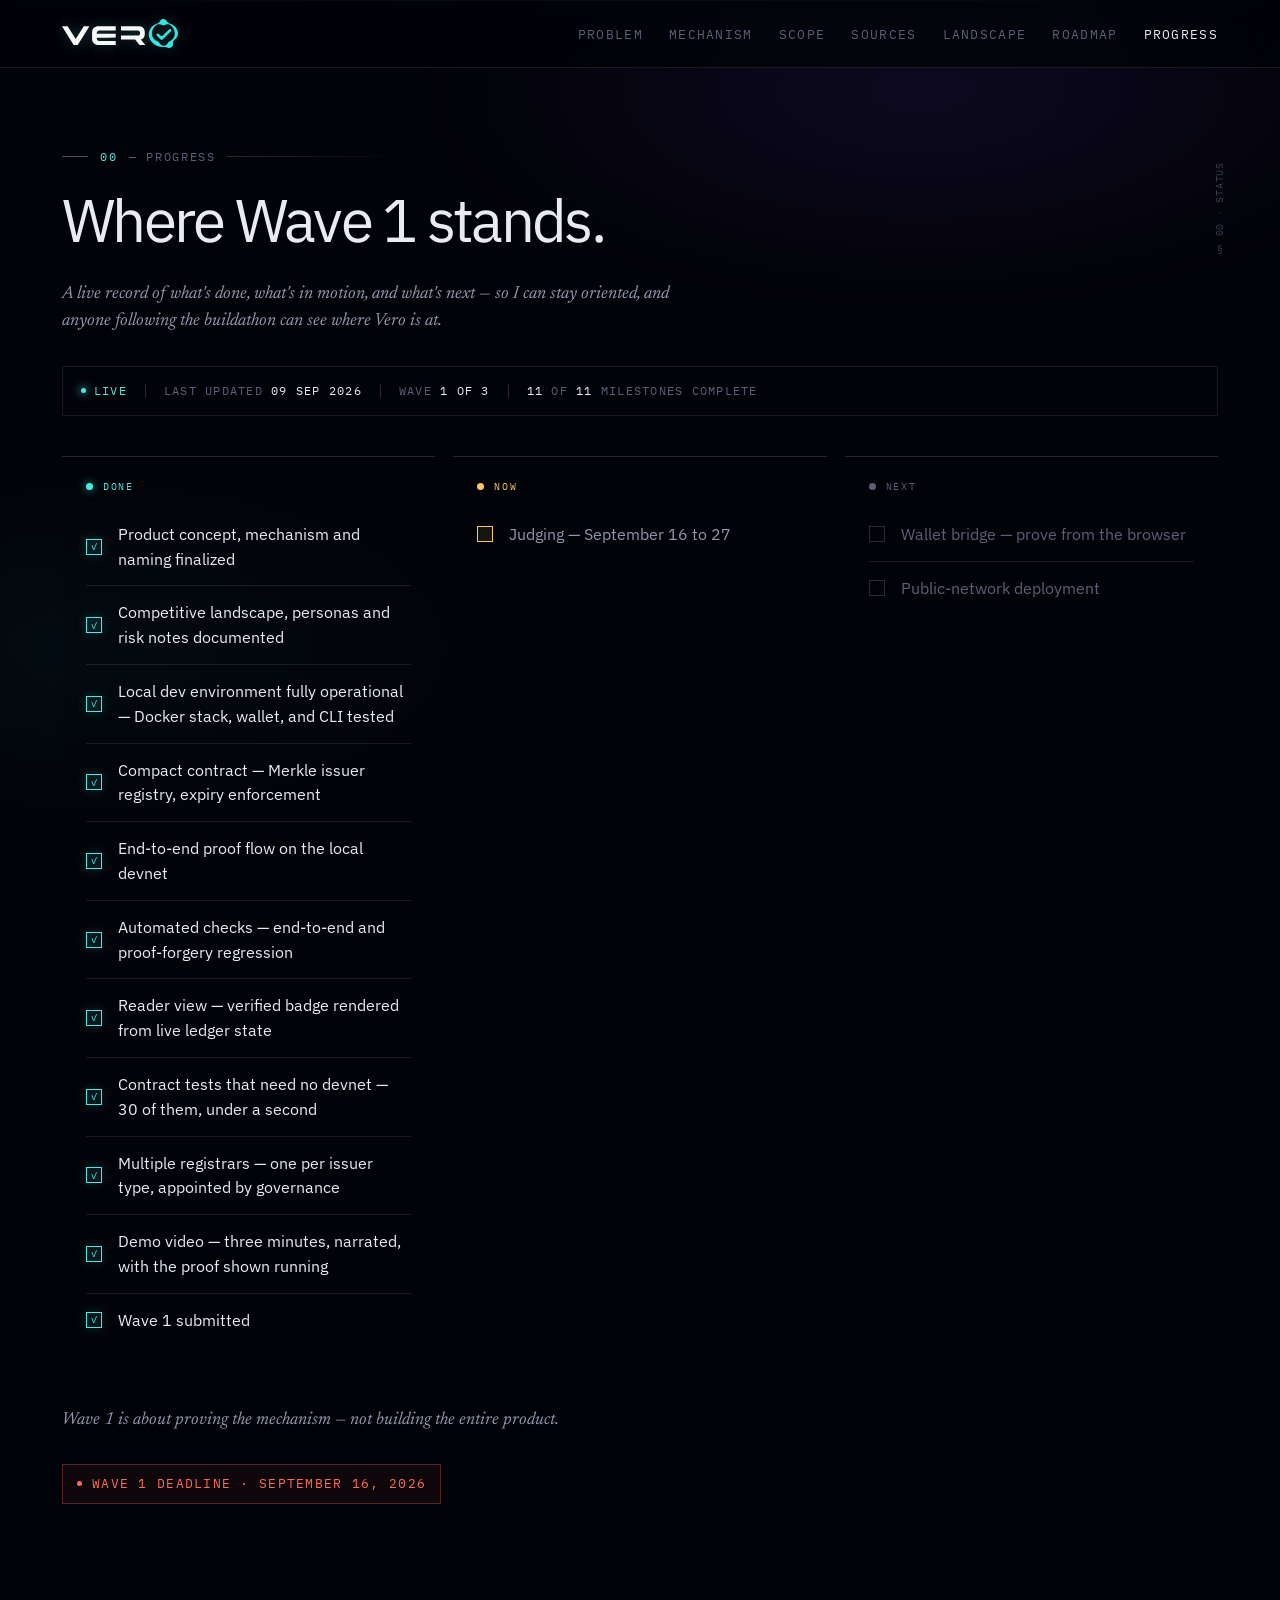
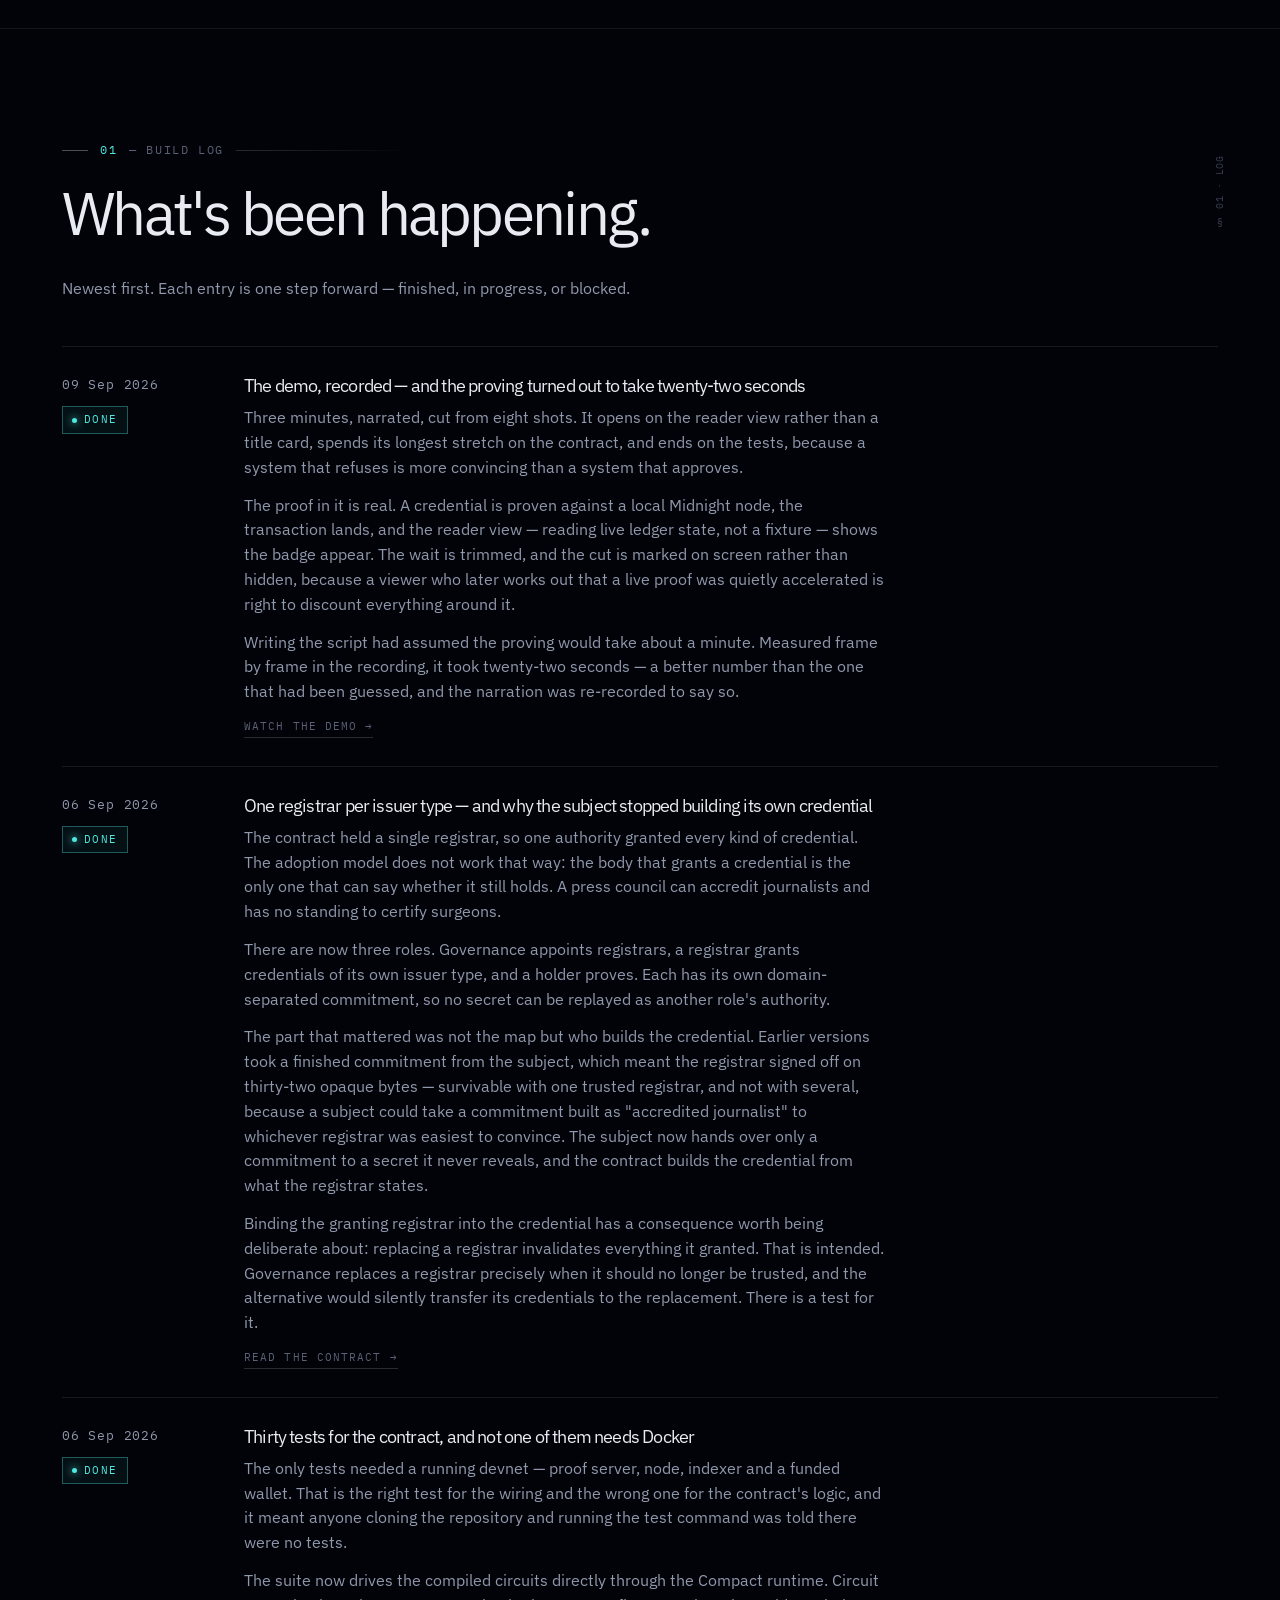
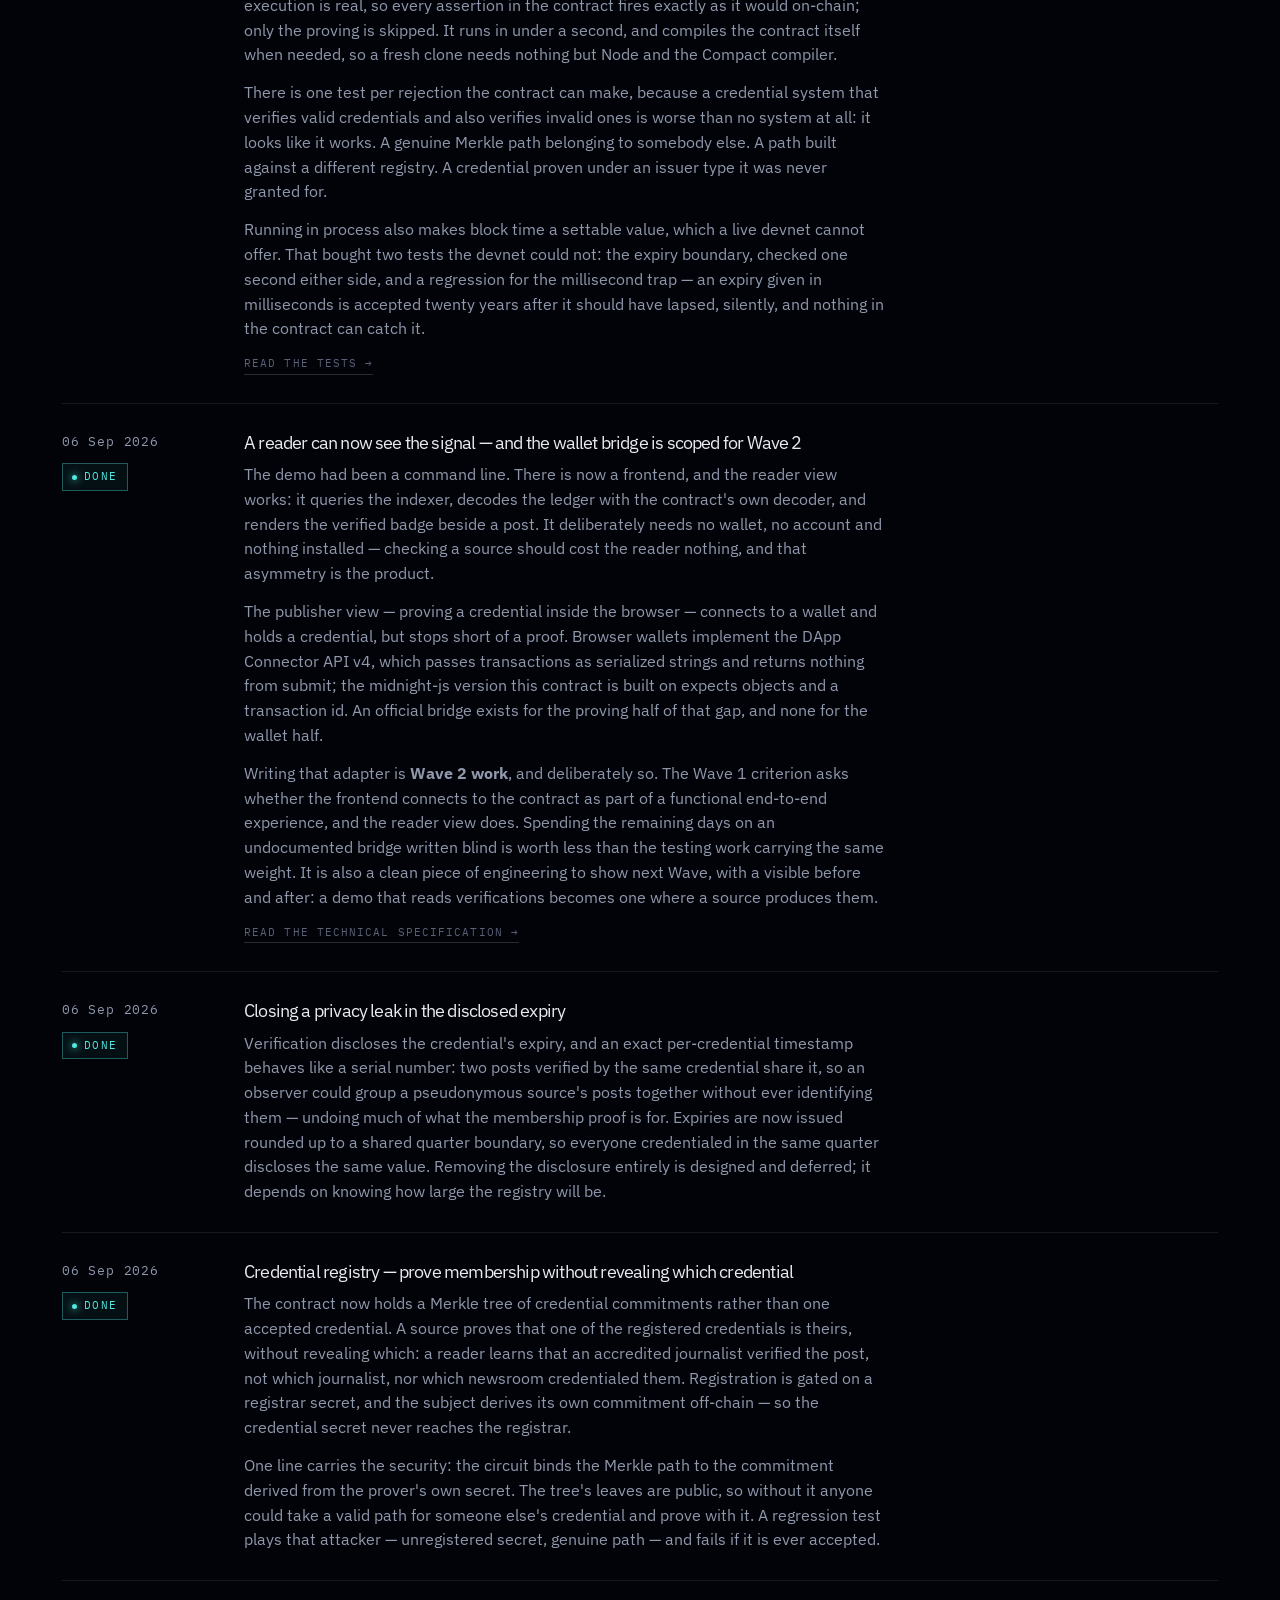
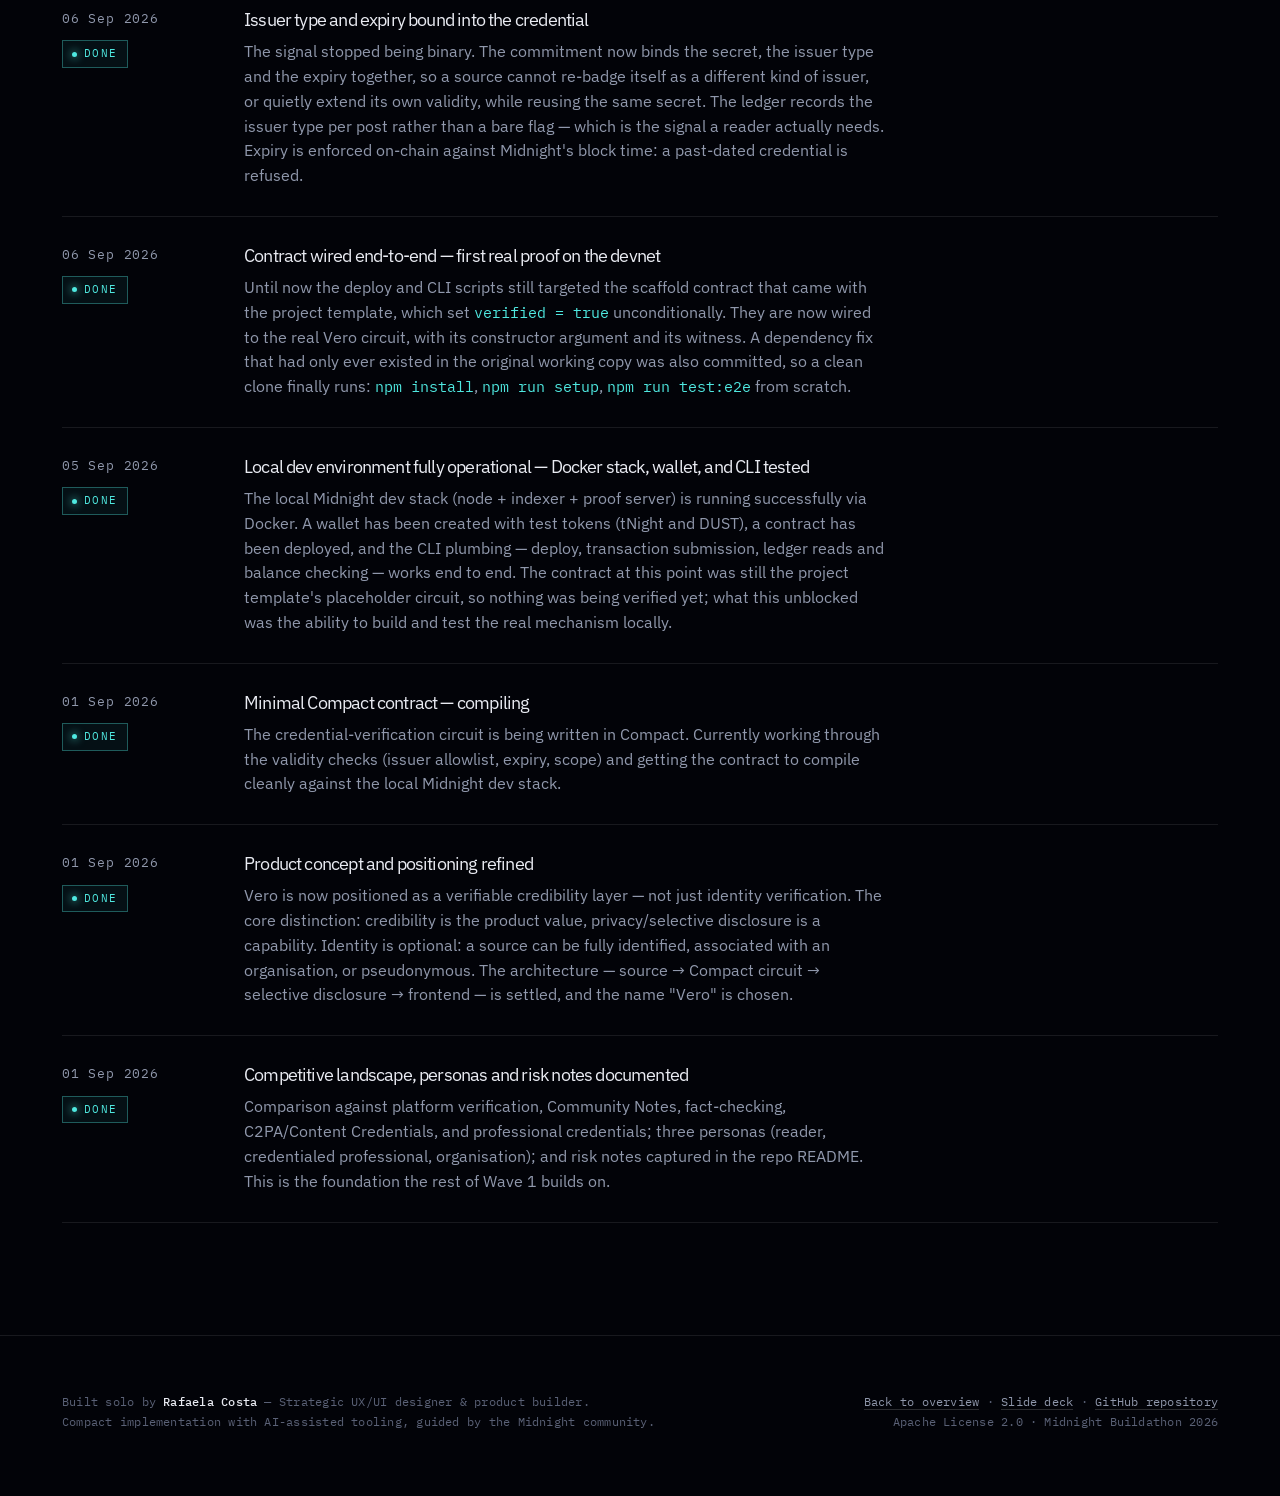
<file: progress.html>
<!DOCTYPE html>
<html lang="en">
<head>
<meta charset="UTF-8">
<meta name="viewport" content="width=device-width, initial-scale=1.0">
<title>Vero — Build log & status</title>
<meta name="description" content="Where the Vero buildathon project stands right now, and what's been done so far. Updated as Wave 1 progresses.">
<meta name="theme-color" content="#05060A">
<link rel="icon" type="image/svg+xml" href="assets/favicon.svg">
<link rel="preconnect" href="https://fonts.googleapis.com">
<link rel="preconnect" href="https://fonts.gstatic.com" crossorigin>
<link href="https://fonts.googleapis.com/css2?family=Newsreader:ital,opsz,wght@0,6..72,300;0,6..72,400;1,6..72,300;1,6..72,400&family=IBM+Plex+Sans:wght@400;500&family=IBM+Plex+Mono:wght@400;500&display=swap" rel="stylesheet">
<link rel="stylesheet" href="assets/styles.css">
</head>
<body>

<header class="nav">
  <div class="wrap">
    <a class="brand" href="index.html">
      <img class="brand-logo" src="assets/logo.svg" alt="Vero">
    </a>
    <ul class="links">
      <li><a href="index.html#problem">Problem</a></li>
      <li><a href="index.html#mechanism">Mechanism</a></li>
      <li><a href="index.html#scope">Scope</a></li>
      <li><a href="index.html#sources">Sources</a></li>
      <li><a href="index.html#landscape">Landscape</a></li>
      <li><a href="index.html#roadmap">Roadmap</a></li>
      <li><a href="progress.html" aria-current="page">Progress</a></li>
    </ul>
  </div>
</header>

<main>

  <!-- ============================ STATUS ============================ -->
  <section id="status" style="border-top:none;padding-top:80px;">
    <div class="wrap">
      <span class="coord">§ 00 · STATUS</span>
      <p class="section-label"><span class="n">00</span> — progress</p>
      <h2>Where Wave 1 stands.</h2>
      <p class="page-intro">A live record of what's done, what's in motion, and what's next — so I can stay oriented, and anyone following the buildathon can see where Vero is at.</p>

      <div class="stamp-row">
        <span class="live">live</span>
        <span class="sep"></span>
        <span>last updated <time datetime="2026-09-09">09 Sep 2026</time></span>
        <span class="sep"></span>
        <span>wave <b>1 of 3</b></span>
        <span class="sep"></span>
        <span><b>11</b> of <b>11</b> milestones complete</span>
      </div>

      <div class="status-groups">
        <div class="status-group">
          <h3 class="status-group-label done">Done</h3>
          <ul class="checklist">
            <li class="done"><span class="box">✓</span> Product concept, mechanism and naming finalized</li>
            <li class="done"><span class="box">✓</span> Competitive landscape, personas and risk notes documented</li>
            <li class="done"><span class="box">✓</span> Local dev environment fully operational — Docker stack, wallet, and CLI tested</li>
            <li class="done"><span class="box">✓</span> Compact contract — Merkle issuer registry, expiry enforcement</li>
            <li class="done"><span class="box">✓</span> End-to-end proof flow on the local devnet</li>
            <li class="done"><span class="box">✓</span> Automated checks — end-to-end and proof-forgery regression</li>
            <li class="done"><span class="box">✓</span> Reader view — verified badge rendered from live ledger state</li>
            <li class="done"><span class="box">✓</span> Contract tests that need no devnet — 30 of them, under a second</li>
            <li class="done"><span class="box">✓</span> Multiple registrars — one per issuer type, appointed by governance</li>
            <li class="done"><span class="box">✓</span> Demo video — three minutes, narrated, with the proof shown running</li>
            <li class="done"><span class="box">✓</span> Wave 1 submitted</li>
          </ul>
        </div>
        <div class="status-group">
          <h3 class="status-group-label now">Now</h3>
          <ul class="checklist">
            <li class="active"><span class="box"></span> Judging — September 16 to 27</li>
          </ul>
        </div>
        <div class="status-group">
          <h3 class="status-group-label next">Next</h3>
          <ul class="checklist">
            <li><span class="box"></span> Wallet bridge — prove from the browser</li>
            <li><span class="box"></span> Public-network deployment</li>
          </ul>
        </div>
      </div>

      <p class="progress-statement">Wave 1 is about proving the mechanism — not building the entire product.</p>
      <p class="deadline">Wave 1 deadline · September 16, 2026</p>
    </div>
  </section>

  <!-- ============================ BUILD LOG ============================ -->
  <section id="log">
    <div class="wrap">
      <span class="coord">§ 01 · LOG</span>
      <p class="section-label"><span class="n">01</span> — build log</p>
      <h2>What's been happening.</h2>
      <p class="lede-2">Newest first. Each entry is one step forward — finished, in progress, or blocked.</p>

      <div class="log">

        <!-- ==========================================================
             NEW ENTRIES GO HERE, AT THE TOP.
             Copy this template, paste it above, and fill it in:

             <article class="log-entry">
               <div class="log-meta">
                 <time datetime="YYYY-MM-DD">DD Mon YYYY</time>
                 <span class="log-status done">done</span>
               </div>
               <div class="log-body">
                 <h3>Short title</h3>
                 <p>One to three lines describing what happened.</p>
                 <a class="link" href="URL">optional link →</a>
               </div>
             </article>

             status classes:  done  |  in-progress  |  blocked
             Remember to bump the "last updated" date above.
             ========================================================== -->

        <article class="log-entry">
          <div class="log-meta">
            <time datetime="2026-09-09">09 Sep 2026</time>
            <span class="log-status done">done</span>
          </div>
          <div class="log-body">
            <h3>The demo, recorded — and the proving turned out to take twenty‑two seconds</h3>
            <p>Three minutes, narrated, cut from eight shots. It opens on the reader view rather than a title card, spends its longest stretch on the contract, and ends on the tests, because a system that refuses is more convincing than a system that approves.</p>
            <p>The proof in it is real. A credential is proven against a local Midnight node, the transaction lands, and the reader view — reading live ledger state, not a fixture — shows the badge appear. The wait is trimmed, and the cut is marked on screen rather than hidden, because a viewer who later works out that a live proof was quietly accelerated is right to discount everything around it.</p>
            <p>Writing the script had assumed the proving would take about a minute. Measured frame by frame in the recording, it took twenty‑two seconds — a better number than the one that had been guessed, and the narration was re-recorded to say so.</p>
            <a class="link" href="https://youtu.be/NzsAa9vuPl4">Watch the demo →</a>
          </div>
        </article>

        <article class="log-entry">
          <div class="log-meta">
            <time datetime="2026-09-06">06 Sep 2026</time>
            <span class="log-status done">done</span>
          </div>
          <div class="log-body">
            <h3>One registrar per issuer type — and why the subject stopped building its own credential</h3>
            <p>The contract held a single registrar, so one authority granted every kind of credential. The adoption model does not work that way: the body that grants a credential is the only one that can say whether it still holds. A press council can accredit journalists and has no standing to certify surgeons.</p>
            <p>There are now three roles. Governance appoints registrars, a registrar grants credentials of its own issuer type, and a holder proves. Each has its own domain-separated commitment, so no secret can be replayed as another role's authority.</p>
            <p>The part that mattered was not the map but who builds the credential. Earlier versions took a finished commitment from the subject, which meant the registrar signed off on thirty-two opaque bytes — survivable with one trusted registrar, and not with several, because a subject could take a commitment built as "accredited journalist" to whichever registrar was easiest to convince. The subject now hands over only a commitment to a secret it never reveals, and the contract builds the credential from what the registrar states.</p>
            <p>Binding the granting registrar into the credential has a consequence worth being deliberate about: replacing a registrar invalidates everything it granted. That is intended. Governance replaces a registrar precisely when it should no longer be trusted, and the alternative would silently transfer its credentials to the replacement. There is a test for it.</p>
            <a class="link" href="https://github.com/rmarquesc/vero-demo/blob/main/contracts/vero.compact">Read the contract →</a>
          </div>
        </article>

        <article class="log-entry">
          <div class="log-meta">
            <time datetime="2026-09-06">06 Sep 2026</time>
            <span class="log-status done">done</span>
          </div>
          <div class="log-body">
            <h3>Thirty tests for the contract, and not one of them needs Docker</h3>
            <p>The only tests needed a running devnet — proof server, node, indexer and a funded wallet. That is the right test for the wiring and the wrong one for the contract's logic, and it meant anyone cloning the repository and running the test command was told there were no tests.</p>
            <p>The suite now drives the compiled circuits directly through the Compact runtime. Circuit execution is real, so every assertion in the contract fires exactly as it would on-chain; only the proving is skipped. It runs in under a second, and compiles the contract itself when needed, so a fresh clone needs nothing but Node and the Compact compiler.</p>
            <p>There is one test per rejection the contract can make, because a credential system that verifies valid credentials and also verifies invalid ones is worse than no system at all: it looks like it works. A genuine Merkle path belonging to somebody else. A path built against a different registry. A credential proven under an issuer type it was never granted for.</p>
            <p>Running in process also makes block time a settable value, which a live devnet cannot offer. That bought two tests the devnet could not: the expiry boundary, checked one second either side, and a regression for the millisecond trap — an expiry given in milliseconds is accepted twenty years after it should have lapsed, silently, and nothing in the contract can catch it.</p>
            <a class="link" href="https://github.com/rmarquesc/vero-demo/blob/main/test/vero.test.ts">Read the tests →</a>
          </div>
        </article>

        <article class="log-entry">
          <div class="log-meta">
            <time datetime="2026-09-06">06 Sep 2026</time>
            <span class="log-status done">done</span>
          </div>
          <div class="log-body">
            <h3>A reader can now see the signal — and the wallet bridge is scoped for Wave 2</h3>
            <p>The demo had been a command line. There is now a frontend, and the reader view works: it queries the indexer, decodes the ledger with the contract's own decoder, and renders the verified badge beside a post. It deliberately needs no wallet, no account and nothing installed — checking a source should cost the reader nothing, and that asymmetry is the product.</p>
            <p>The publisher view — proving a credential inside the browser — connects to a wallet and holds a credential, but stops short of a proof. Browser wallets implement the DApp Connector API v4, which passes transactions as serialized strings and returns nothing from submit; the midnight-js version this contract is built on expects objects and a transaction id. An official bridge exists for the proving half of that gap, and none for the wallet half.</p>
            <p>Writing that adapter is <b>Wave 2 work</b>, and deliberately so. The Wave 1 criterion asks whether the frontend connects to the contract as part of a functional end-to-end experience, and the reader view does. Spending the remaining days on an undocumented bridge written blind is worth less than the testing work carrying the same weight. It is also a clean piece of engineering to show next Wave, with a visible before and after: a demo that reads verifications becomes one where a source produces them.</p>
            <a class="link" href="https://github.com/rmarquesc/vero-demo/blob/main/docs/wave2-wallet-bridge.md">Read the technical specification →</a>
          </div>
        </article>

        <article class="log-entry">
          <div class="log-meta">
            <time datetime="2026-09-06">06 Sep 2026</time>
            <span class="log-status done">done</span>
          </div>
          <div class="log-body">
            <h3>Closing a privacy leak in the disclosed expiry</h3>
            <p>Verification discloses the credential's expiry, and an exact per-credential timestamp behaves like a serial number: two posts verified by the same credential share it, so an observer could group a pseudonymous source's posts together without ever identifying them — undoing much of what the membership proof is for. Expiries are now issued rounded up to a shared quarter boundary, so everyone credentialed in the same quarter discloses the same value. Removing the disclosure entirely is designed and deferred; it depends on knowing how large the registry will be.</p>
          </div>
        </article>

        <article class="log-entry">
          <div class="log-meta">
            <time datetime="2026-09-06">06 Sep 2026</time>
            <span class="log-status done">done</span>
          </div>
          <div class="log-body">
            <h3>Credential registry — prove membership without revealing which credential</h3>
            <p>The contract now holds a Merkle tree of credential commitments rather than one accepted credential. A source proves that one of the registered credentials is theirs, without revealing which: a reader learns that an accredited journalist verified the post, not which journalist, nor which newsroom credentialed them. Registration is gated on a registrar secret, and the subject derives its own commitment off-chain — so the credential secret never reaches the registrar.</p>
            <p>One line carries the security: the circuit binds the Merkle path to the commitment derived from the prover's own secret. The tree's leaves are public, so without it anyone could take a valid path for someone else's credential and prove with it. A regression test plays that attacker — unregistered secret, genuine path — and fails if it is ever accepted.</p>
          </div>
        </article>

        <article class="log-entry">
          <div class="log-meta">
            <time datetime="2026-09-06">06 Sep 2026</time>
            <span class="log-status done">done</span>
          </div>
          <div class="log-body">
            <h3>Issuer type and expiry bound into the credential</h3>
            <p>The signal stopped being binary. The commitment now binds the secret, the issuer type and the expiry together, so a source cannot re-badge itself as a different kind of issuer, or quietly extend its own validity, while reusing the same secret. The ledger records the issuer type per post rather than a bare flag — which is the signal a reader actually needs. Expiry is enforced on-chain against Midnight's block time: a past-dated credential is refused.</p>
          </div>
        </article>

        <article class="log-entry">
          <div class="log-meta">
            <time datetime="2026-09-06">06 Sep 2026</time>
            <span class="log-status done">done</span>
          </div>
          <div class="log-body">
            <h3>Contract wired end-to-end — first real proof on the devnet</h3>
            <p>Until now the deploy and CLI scripts still targeted the scaffold contract that came with the project template, which set <code>verified = true</code> unconditionally. They are now wired to the real Vero circuit, with its constructor argument and its witness. A dependency fix that had only ever existed in the original working copy was also committed, so a clean clone finally runs: <code>npm install</code>, <code>npm run setup</code>, <code>npm run test:e2e</code> from scratch.</p>
          </div>
        </article>

        <article class="log-entry">
          <div class="log-meta">
            <time datetime="2026-09-05">05 Sep 2026</time>
            <span class="log-status done">done</span>
          </div>
          <div class="log-body">
            <h3>Local dev environment fully operational — Docker stack, wallet, and CLI tested</h3>
            <p>The local Midnight dev stack (node + indexer + proof server) is running successfully via Docker. A wallet has been created with test tokens (tNight and DUST), a contract has been deployed, and the CLI plumbing — deploy, transaction submission, ledger reads and balance checking — works end to end. The contract at this point was still the project template's placeholder circuit, so nothing was being verified yet; what this unblocked was the ability to build and test the real mechanism locally.</p>
          </div>
        </article>

        <article class="log-entry">
          <div class="log-meta">
            <time datetime="2026-09-01">01 Sep 2026</time>
            <span class="log-status done">done</span>
          </div>
          <div class="log-body">
            <h3>Minimal Compact contract — compiling</h3>
            <p>The credential-verification circuit is being written in Compact. Currently working through the validity checks (issuer allowlist, expiry, scope) and getting the contract to compile cleanly against the local Midnight dev stack.</p>
          </div>
        </article>

        <article class="log-entry">
          <div class="log-meta">
            <time datetime="2026-09-01">01 Sep 2026</time>
            <span class="log-status done">done</span>
          </div>
          <div class="log-body">
            <h3>Product concept and positioning refined</h3>
            <p>Vero is now positioned as a verifiable credibility layer — not just identity verification. The core distinction: credibility is the product value, privacy/selective disclosure is a capability. Identity is optional: a source can be fully identified, associated with an organisation, or pseudonymous. The architecture — source → Compact circuit → selective disclosure → frontend — is settled, and the name "Vero" is chosen.</p>
          </div>
        </article>

        <article class="log-entry">
          <div class="log-meta">
            <time datetime="2026-09-01">01 Sep 2026</time>
            <span class="log-status done">done</span>
          </div>
          <div class="log-body">
            <h3>Competitive landscape, personas and risk notes documented</h3>
            <p>Comparison against platform verification, Community Notes, fact-checking, C2PA/Content Credentials, and professional credentials; three personas (reader, credentialed professional, organisation); and risk notes captured in the repo README. This is the foundation the rest of Wave 1 builds on.</p>
          </div>
        </article>

      </div>

    </div>
  </section>

</main>

<footer>
  <div class="wrap">
    <div>
      Built solo by <strong>Rafaela Costa</strong> — Strategic UX/UI designer & product builder.<br>
      Compact implementation with AI-assisted tooling, guided by the Midnight community.
    </div>
    <div class="meta">
      <a href="index.html">Back to overview</a> · <a href="slides.html">Slide deck</a> · <a href="https://github.com/rmarquesc/vero-demo">GitHub repository</a><br>
      Apache License 2.0 · Midnight Buildathon 2026
    </div>
  </div>
</footer>

</body>
</html>
</file>
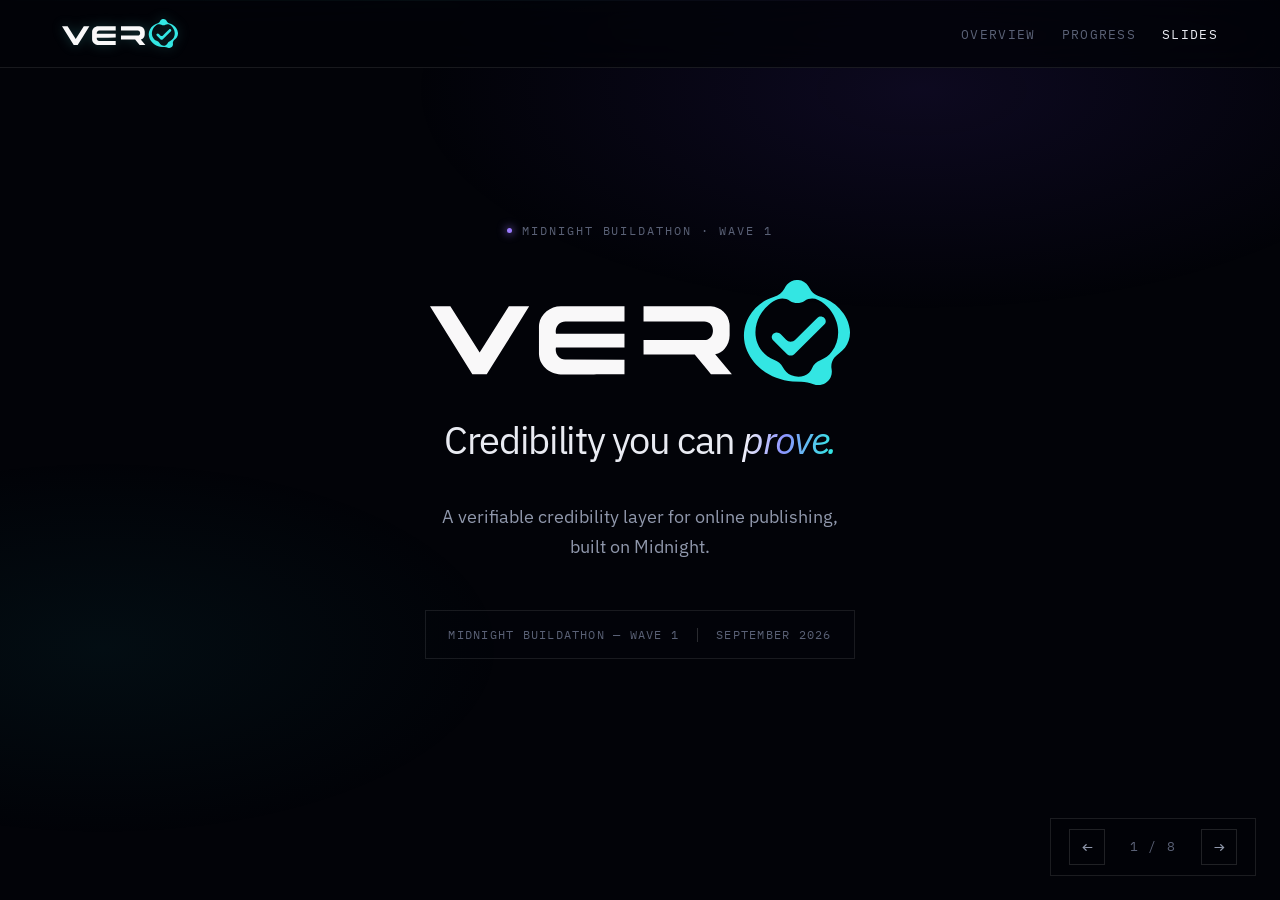
<file: slides.html>
<!DOCTYPE html>
<html lang="en">
<head>
<meta charset="UTF-8">
<meta name="viewport" content="width=device-width, initial-scale=1.0">
<title>Vero — Slide Deck</title>
<meta name="description" content="Vero pitch deck — Midnight Buildathon Wave 1, September 2026.">
<meta name="theme-color" content="#05060A">
<link rel="icon" type="image/svg+xml" href="assets/favicon.svg">
<link rel="preconnect" href="https://fonts.googleapis.com">
<link rel="preconnect" href="https://fonts.gstatic.com" crossorigin>
<link href="https://fonts.googleapis.com/css2?family=Newsreader:ital,opsz,wght@0,6..72,300;0,6..72,400;1,6..72,300;1,6..72,400&family=IBM+Plex+Sans:wght@400;500&family=IBM+Plex+Mono:wght@400;500&display=swap" rel="stylesheet">
<link rel="stylesheet" href="assets/styles.css">
</head>
<body class="deck-body">

<header class="nav">
  <div class="wrap">
    <a class="brand" href="index.html">
      <img class="brand-logo" src="assets/logo.svg" alt="Vero">
    </a>
    <ul class="links">
      <li><a href="index.html">Overview</a></li>
      <li><a href="progress.html">Progress</a></li>
      <li><a href="slides.html" aria-current="page">Slides</a></li>
    </ul>
  </div>
</header>

<main class="deck">

  <!-- ============================ SLIDE 1 — CAPA ============================ -->
  <section class="slide slide-cover" id="s1">
    <div class="slide-inner">
      <p class="slide-kicker"><span class="pip"></span> Midnight Buildathon · Wave 1</p>
      <h1 class="slide-title is-logo"><img class="cover-logo" src="assets/logo.svg" alt="Vero"></h1>
      <p class="slide-subtitle">Credibility you can <em>prove.</em></p>
      <p class="slide-tagline">A verifiable credibility layer for online publishing,<br>built on Midnight.</p>
      <div class="slide-foot">
        <span>Midnight Buildathon — Wave 1</span>
        <span class="sep"></span>
        <span>September 2026</span>
      </div>
    </div>
  </section>

  <!-- ============================ SLIDE 2 — PROBLEMA ============================ -->
  <section class="slide" id="s2">
    <div class="slide-inner">
      <span class="slide-num">02 / 08</span>
      <p class="slide-label">The problem</p>
      <h2 class="slide-h2">Publishing online is easy.<br>Proving credibility is <em>hard.</em></h2>
      <ul class="slide-list">
        <li>A post can come from a journalist, doctor, accountant, engineer, news outlet — or anyone.</li>
        <li>Readers have no portable way to verify what a source can legitimately claim about itself.</li>
        <li>Trust signals are fragmented: platform badges, screenshots, reputation, manual research.</li>
      </ul>
      <p class="slide-callout">Vero focuses on one narrower problem:<br>making source credibility <em>provable.</em></p>
    </div>
  </section>

  <!-- ============================ SLIDE 3 — SOLUÇÃO ============================ -->
  <section class="slide" id="s3">
    <div class="slide-inner">
      <span class="slide-num">03 / 08</span>
      <p class="slide-label">The solution</p>
      <h2 class="slide-h2">From "an authority says so"<br>to "a <em>proof</em> says so."</h2>
      <div class="slide-steps">
        <div class="step">
          <span class="step-n">1</span>
          <p>Source holds a credential (journalist, professional, organisation)</p>
        </div>
        <div class="step">
          <span class="step-n">2</span>
          <p>Compact circuit proves the credential is in the issuer registry, and unexpired</p>
        </div>
        <div class="step">
          <span class="step-n">3</span>
          <p>Source discloses only what it chooses</p>
        </div>
        <div class="step">
          <span class="step-n">4</span>
          <p>Reader sees a cryptographically verified signal</p>
        </div>
      </div>
      <p class="slide-callout">Identity and credibility are separate dimensions.</p>
    </div>
  </section>

  <!-- ============================ SLIDE 4 — POR QUE MIDNIGHT ============================ -->
  <section class="slide" id="s4">
    <div class="slide-inner">
      <span class="slide-num">04 / 08</span>
      <p class="slide-label">Why Midnight</p>
      <h2 class="slide-h2">Why <em>Midnight?</em></h2>
      <ul class="slide-list">
        <li><b>Selective disclosure</b> — prove "this publisher is credentialed" without exposing the credential</li>
        <li><b>Compact</b> — ZK circuit complexity abstracted into TypeScript-like code (matters for design-led teams)</li>
        <li><b>Dual-ledger model</b> — private witness data stays local, only verified outcome is anchored publicly</li>
      </ul>
      <p class="slide-callout">This is the exact primitive the problem needs.</p>
    </div>
  </section>

  <!-- ============================ SLIDE 5 — DEMO ============================ -->
  <section class="slide" id="s5">
    <div class="slide-inner">
      <span class="slide-num">05 / 08</span>
      <p class="slide-label">Demo</p>
      <h2 class="slide-h2">Verified badge, <em>on-chain.</em></h2>
      <figure class="demo-shot">
        <img src="assets/demo-reader-view.png"
             alt="Two posts in a feed. The first carries no verification; the second shows a cyan Vero verified badge, marked with the Vero symbol, reading journalist:accredited.">
        <figcaption>The reader view, reading live ledger state. No wallet, no account, nothing installed.</figcaption>
      </figure>
      <ul class="slide-list demo-meta">
        <li>Registry membership proven — <b>without revealing which credential</b>. Expiry enforced on-chain.</li>
        <li>Local Midnight devnet · block <code>5995</code></li>
      </ul>
    </div>
  </section>

  <!-- ============================ SLIDE 6 — ROADMAP ============================ -->
  <section class="slide" id="s6">
    <div class="slide-inner">
      <span class="slide-num">06 / 08</span>
      <p class="slide-label">Roadmap</p>
      <h2 class="slide-h2">Roadmap</h2>
      <div class="roadmap-grid">
        <div class="rm-wave active">
          <div class="rm-k">Wave 1 · Prove</div>
          <p class="rm-dates">Aug 27 – Sep 16</p>
          <ul class="rm-list">
            <li class="done">Concept, personas, competitive landscape</li>
            <li class="done">Local dev stack operational</li>
            <li class="done">Compact contract + end-to-end proof flow</li>
            <li class="done">Merkle registry — one registrar per issuer type, expiry enforced</li>
            <li class="done">Reader view — badge from live ledger state</li>
            <li class="done">Contract test suite — 30 tests, no devnet needed</li>
            <li class="done">Demo video</li>
          </ul>
        </div>
        <div class="rm-wave">
          <div class="rm-k">Wave 2 · Publish</div>
          <p class="rm-dates">Sep 27 – Oct 17</p>
          <ul class="rm-list">
            <li>Wallet bridge — prove from the browser (DApp Connector ↔ midnight-js)</li>
            <li>Public-network deployment, with the reader view hosted</li>
          </ul>
        </div>
        <div class="rm-wave">
          <div class="rm-k">Wave 3 · Harden</div>
          <p class="rm-dates">Oct 27 – Nov 16</p>
          <ul class="rm-list">
            <li>Credential revocation — withdraw one without disturbing the rest</li>
            <li>Governance beyond a single key — multisig or on-chain vote</li>
          </ul>
        </div>
        <div class="rm-wave">
          <div class="rm-k">Beyond · Infrastructure</div>
          <p class="rm-dates">Future</p>
          <ul class="rm-list">
            <li>Multiple credential types, verification policies</li>
            <li>Portable verification across websites and social feeds</li>
            <li>Browser integrations, APIs</li>
          </ul>
        </div>
      </div>
    </div>
  </section>

  <!-- ============================ SLIDE 7 — ADOÇÃO ============================ -->
  <section class="slide" id="s7">
    <div class="slide-inner">
      <span class="slide-num">07 / 08</span>
      <p class="slide-label">Adoption</p>
      <h2 class="slide-h2">Two problems,<br>not <em>one.</em></h2>
      <div class="slide-steps">
        <div class="step">
          <span class="step-n">A</span>
          <p><b>Who displays it.</b> Web3-native publishing first — Mirror, Farcaster, Lens already assume a wallet and already publish under pseudonyms. Then individual publications, then the platforms.</p>
        </div>
        <div class="step">
          <span class="step-n">B</span>
          <p><b>Who issues it.</b> The same world as A, first. Protocol foundations, ecosystem programmes and developer cohorts already decide who completed a programme and who contributes — Midnight's own Build Club is one. That is participation rather than licence: a different claim, and a different issuer type. Professional bodies follow — journalists' associations, medical councils, orders — publishing a judgement they already make.</p>
        </div>
      </div>
      <ul class="slide-list">
        <li><b>Why that order:</b> ecosystem issuers and Web3-native publishing are the same population, so the first credential and the first place to show it arrive together instead of waiting for each other.</li>
        <li><b>Why before the ecosystem exists:</b> a credentialed source who cannot safely publish under their own name wants this with or without a platform — and generated content made "a credentialed human stands behind this" a signal no checkmark can give.</li>
      </ul>
      <p class="slide-callout">One registrar <em>per issuer</em> — whoever grants a credential is the only one who can say whether it still holds. The contract has worked that way since Wave 1.</p>
    </div>
  </section>

  <!-- ============================ SLIDE 8 — EQUIPA ============================ -->
  <section class="slide slide-team" id="s8">
    <div class="slide-inner">
      <span class="slide-num">08 / 08</span>
      <p class="slide-label">Team</p>
      <h2 class="slide-h2">Team</h2>
      <div class="team-card">
        <img class="team-avatar" src="assets/rafaela.png" alt="Rafaela Costa" width="72" height="72">
        <div class="team-info">
          <h3>Rafaela Costa</h3>
          <p class="team-role">Strategic UX/UI designer & product builder</p>
          <div class="seal team-seal"><img class="seal-mark" src="assets/favicon.svg" alt="" width="15" height="15"> Vero verified</div>
          <p class="team-seal-note">the one credential in the demo registry — granted by the demo registrar, who is also her</p>
        </div>
      </div>
      <p class="slide-callout team-note">Vero is a trust-signal design problem as much as a cryptography one — what a reader can understand at a glance decides whether any of the proof underneath matters. That is why it is built design-first.</p>
      <p class="team-sub">Compact implementation written with AI-assisted tooling (Midnight Expert, Claude Code) and guidance from the Midnight Discord — which is what let a design-led author work at the contract level rather than around it.</p>
      <p class="slide-foot-left">Built for the Midnight Buildathon — Wave 1.</p>
    </div>
  </section>

</main>

<!-- ============================ DECK CONTROLS ============================ -->
<div class="deck-controls" id="deckControls">
  <button class="deck-btn" id="prevBtn" aria-label="Previous slide">←</button>
  <span class="deck-counter" id="counter">1 / 8</span>
  <button class="deck-btn" id="nextBtn" aria-label="Next slide">→</button>
</div>

<footer>
  <div class="wrap">
    <div>
      Built solo by <strong>Rafaela Costa</strong> — Strategic UX/UI designer & product builder.<br>
      Compact implementation with AI-assisted tooling, guided by the Midnight community.
    </div>
    <div class="meta">
      <a href="index.html">Back to overview</a> · <a href="progress.html">Build log</a><br>
      Apache License 2.0 · Midnight Buildathon 2026
    </div>
  </div>
</footer>

<script>
(function(){
  var slides = document.querySelectorAll('.slide');
  var total = slides.length;
  var current = 0;
  var counter = document.getElementById('counter');
  var prevBtn = document.getElementById('prevBtn');
  var nextBtn = document.getElementById('nextBtn');

  function show(i){
    current = Math.max(0, Math.min(total - 1, i));
    slides.forEach(function(s, idx){
      s.classList.toggle('active', idx === current);
    });
    counter.textContent = (current + 1) + ' / ' + total;
    window.scrollTo({top:0, behavior:'smooth'});
  }

  prevBtn.addEventListener('click', function(){ show(current - 1); });
  nextBtn.addEventListener('click', function(){ show(current + 1); });

  document.addEventListener('keydown', function(e){
    if(e.key === 'ArrowRight' || e.key === ' ' || e.key === 'PageDown'){ e.preventDefault(); show(current + 1); }
    if(e.key === 'ArrowLeft' || e.key === 'PageUp'){ e.preventDefault(); show(current - 1); }
    if(e.key === 'Home'){ show(0); }
    if(e.key === 'End'){ show(total - 1); }
  });

  // hash navigation
  if(window.location.hash){
    var id = window.location.hash.substring(1);
    for(var i = 0; i < slides.length; i++){
      if(slides[i].id === id){ show(i); return; }
    }
  }
  show(0);
})();
</script>

</body>
</html>
</file>
<file: assets/styles.css>
/* ==========================================================
   Vero — technical specimen sheet
   Blueprint / data-schematic aesthetic on void black
   ========================================================== */

:root{
  /* surfaces */
  --void: #05060A;
  --panel: #0A0C13;
  --panel-lift: #0E1119;

  /* rules */
  --line: rgba(255,255,255,0.09);
  --line-mid: rgba(255,255,255,0.16);
  --line-strong: rgba(255,255,255,0.30);

  /* type */
  --text: #E9EBF2;
  --text-dim: #9098AC;
  --text-faint: #5A6176;
  --text-ghost: #363C4B;

  /* iridescent accents */
  --cyan: #4FE8E0;
  --sky: #7BC8FF;
  --violet: #9B7BFF;
  --magenta: #FF6FD8;
  --amber: #FFC46B;
  --coral: #FF6B5A;

  --irid: linear-gradient(100deg,#4FE8E0 0%,#7BC8FF 28%,#9B7BFF 55%,#FF6FD8 82%,#4FE8E0 100%);

  --serif: "Newsreader", Georgia, serif;
  --sans: "IBM Plex Sans", -apple-system, sans-serif;
  --mono: "IBM Plex Mono", ui-monospace, monospace;
  --maxw: 1180px;
}

*{box-sizing:border-box;}
html{scroll-behavior:smooth;}
body{
  margin:0;
  background:var(--void);
  color:var(--text);
  font-family:var(--sans);
  font-size:100%;
  line-height:1.55;
  -webkit-font-smoothing:antialiased;
  overflow-x:hidden;
}

/* atmospheric vignette only — no grid */
body::before{
  content:"";position:fixed;inset:0;pointer-events:none;z-index:0;
  background:
    radial-gradient(ellipse 80% 50% at 50% 0%, rgba(155,123,255,0.10), transparent 70%),
    radial-gradient(ellipse 60% 45% at 85% 100%, rgba(79,232,224,0.07), transparent 70%),
    radial-gradient(ellipse 50% 40% at 10% 60%, rgba(255,111,216,0.04), transparent 70%);
}
/* faint scanline at the very top edge — like a calibrated screen */
body::after{
  content:"";position:fixed;top:0;left:0;right:0;height:1px;pointer-events:none;z-index:2;
  background:linear-gradient(90deg, transparent, rgba(79,232,224,0.4), rgba(155,123,255,0.4), transparent);
}
header,main,footer{position:relative;z-index:1;}

img,svg{display:block;max-width:100%;}
a{color:inherit;}
.wrap{max-width:var(--maxw);margin:0 auto;padding:0 32px;position:relative;}
p{max-width:66ch;}

h1,h2,h3{font-family:var(--serif);font-weight:400;line-height:1.1;margin:0 0 0.5em;letter-spacing:-0.01em;}
h2{font-size:clamp(1.8rem,3.4vw,2.6rem);}

code{font-family:var(--mono);font-size:0.92em;color:var(--cyan);}

/* ---------- technical primitives ---------- */

/* coordinate marker in the right margin of each section */
.coord{
  position:absolute;top:0;right:32px;
  font-family:var(--mono);font-size:0.6rem;letter-spacing:0.08em;
  color:var(--text-ghost);text-transform:uppercase;
  writing-mode:vertical-rl;transform:rotate(180deg);
  padding:14px 0;
  display:none;
}
@media (min-width:1100px){ .coord{display:block;} }

/* technical ruler — thin ticked line above panels */
.ruler{
  display:flex;align-items:flex-end;height:14px;gap:0;
  border-bottom:1px solid var(--line);margin-bottom:18px;
}
.ruler i{
  flex:1;height:5px;border-left:1px solid var(--line-mid);
}
.ruler i:nth-child(5n+1){height:9px;border-left-color:var(--line-strong);}
.ruler i:nth-child(10n+1){height:12px;border-left-color:rgba(79,232,224,0.4);}

/* floating annotation tag (e.g. "FIG.02 / SPECIMEN") */
.tag-float{
  position:absolute;font-family:var(--mono);font-size:0.58rem;
  letter-spacing:0.12em;text-transform:uppercase;color:var(--text-ghost);
  pointer-events:none;
}

/* section header: [ 01 / LABEL ] */
.section-label{
  font-family:var(--mono);
  font-size:0.72rem;
  color:var(--text-faint);
  letter-spacing:0.14em;
  text-transform:uppercase;
  margin:0 0 18px;
  display:flex;align-items:center;gap:12px;
}
.section-label::before{
  content:"";width:26px;height:1px;background:var(--line-strong);flex:none;
}
.section-label::after{
  content:"";flex:1;height:1px;background:var(--line);max-width:120px;
}
.section-label .n{color:var(--cyan);}

/* corner-bracketed panel */
.panel{
  position:relative;
  background:var(--panel);
  border:1px solid var(--line);
}
.panel::before,.panel::after{
  content:"";position:absolute;width:11px;height:11px;pointer-events:none;
  border:1px solid var(--cyan);opacity:0.65;
}
.panel::before{top:-1px;left:-1px;border-right:none;border-bottom:none;}
.panel::after{bottom:-1px;right:-1px;border-left:none;border-top:none;}

/* mono annotation label */
.annot{
  font-family:var(--mono);font-size:0.66rem;letter-spacing:0.1em;
  text-transform:uppercase;color:var(--text-faint);
}

/* faint index numbers used as decoration */
.idx{
  font-family:var(--mono);font-size:0.64rem;color:var(--text-ghost);
  letter-spacing:0.08em;
}

/* iridescent text */
.irid-text{
  background:var(--irid);
  -webkit-background-clip:text;background-clip:text;
  -webkit-text-fill-color:transparent;color:transparent;
}

/* ---------- nav ---------- */
.nav{
  position:sticky;top:0;z-index:30;
  background:rgba(5,6,10,0.82);
  backdrop-filter:blur(12px);
  border-bottom:1px solid var(--line);
}
.nav .wrap{
  display:flex;align-items:center;justify-content:space-between;
  padding-top:15px;padding-bottom:15px;
}
.nav .brand{
  display:flex;align-items:center;
  text-decoration:none;color:var(--text);
}
.nav .brand .brand-logo{
  height:26px;width:auto;flex:none;
  filter:drop-shadow(0 0 6px rgba(79,232,224,0.25));
  transition:filter 0.2s, opacity 0.2s;
}
.nav .brand:hover .brand-logo{
  filter:drop-shadow(0 0 11px rgba(79,232,224,0.5));
}
.nav ul{list-style:none;display:flex;gap:26px;margin:0;padding:0;}
.nav .links a{
  text-decoration:none;font-family:var(--mono);font-size:0.82rem;
  letter-spacing:0.1em;text-transform:uppercase;color:var(--text-faint);
  transition:color 0.18s;
}
.nav .links a:hover{color:var(--cyan);}
.nav .links a[aria-current="page"]{color:var(--text);}
.nav .links{display:flex;}
@media (max-width:820px){ .nav .links{display:none;} }

/* ---------- hero ---------- */
.hero{padding:88px 0 96px;border:none;}
.hero .grid{
  display:grid;grid-template-columns:1.02fr 0.98fr;gap:64px;align-items:center;
}
@media (max-width:940px){ .hero .grid{grid-template-columns:1fr;gap:52px;} }

.hero .kicker{
  font-family:var(--mono);font-size:0.7rem;letter-spacing:0.16em;
  text-transform:uppercase;color:var(--text-faint);
  display:flex;align-items:center;gap:10px;margin:0 0 26px;
}
.hero .kicker .pip{
  width:5px;height:5px;background:var(--violet);border-radius:50%;
  box-shadow:0 0 8px 1px rgba(155,123,255,0.7);
}
.hero h1{
  font-size:clamp(2.6rem,5.6vw,4.1rem);
  margin-bottom:24px;
}
.hero h1 em{font-style:italic;}
.hero p.lede{font-size:1.06rem;color:var(--text-dim);max-width:56ch;}

.cta-row{display:flex;gap:14px;margin-top:34px;flex-wrap:wrap;align-items:center;}
.btn{
  font-family:var(--mono);font-size:0.82rem;font-weight:500;
  letter-spacing:0.12em;text-transform:uppercase;
  padding:13px 24px;text-decoration:none;
  display:inline-block;border:1px solid var(--line-mid);
  position:relative;transition:border-color 0.2s, color 0.2s, background 0.2s;
}
.btn.primary{
  color:var(--void);
  background:var(--cyan);
  border-color:var(--cyan);
}
.btn.primary:hover{background:#7BF0EA;border-color:#7BF0EA;}
.btn.ghost{background:transparent;color:var(--text-dim);}
.btn.ghost:hover{color:var(--cyan);border-color:var(--cyan);}

/* ---------- hero specimen: credential -> circuit -> post ---------- */
.specimen{
  position:relative;
  padding:30px 28px 26px;
  background:var(--panel);
  border:1px solid var(--line);
}
.specimen::before,.specimen::after{
  content:"";position:absolute;width:13px;height:13px;pointer-events:none;
  border:1px solid var(--violet);opacity:0.7;
}
.specimen::before{top:-1px;left:-1px;border-right:none;border-bottom:none;}
.specimen::after{bottom:-1px;right:-1px;border-left:none;border-top:none;}
/* coordinate ticks along the top edge */
.spec-ticks{
  position:absolute;top:7px;left:28px;right:28px;height:6px;
  display:flex;align-items:flex-end;gap:0;pointer-events:none;opacity:0.4;
}
.spec-ticks i{flex:1;height:3px;border-left:1px solid var(--text-faint);}
.spec-ticks i:nth-child(5n+1){height:6px;border-left-color:var(--violet);}

.specimen .spec-head{
  display:flex;justify-content:space-between;align-items:baseline;
  font-family:var(--mono);font-size:0.64rem;letter-spacing:0.12em;
  text-transform:uppercase;color:var(--text-faint);
  padding-bottom:14px;margin-bottom:18px;
  border-bottom:1px solid var(--line);
}

.card{
  background:var(--panel-lift);
  border:1px solid var(--line);
  padding:15px 17px;
  position:relative;
}
.card .card-tag{
  position:absolute;top:-1px;right:-1px;
  font-family:var(--mono);font-size:0.6rem;letter-spacing:0.1em;
  text-transform:uppercase;
  padding:3px 8px;
  color:var(--text-faint);
  border-left:1px solid var(--line);border-bottom:1px solid var(--line);
}

.cred .row{
  display:flex;justify-content:space-between;align-items:center;
  font-family:var(--mono);font-size:0.76rem;
  padding:8px 0;border-bottom:1px dashed rgba(255,255,255,0.07);
  color:var(--text-faint);letter-spacing:0.03em;
}
.cred .row:first-of-type{padding-top:14px;}
.cred .row:last-child{border-bottom:none;padding-bottom:2px;}

/* redacted field: hatched block */
.redact{
  display:inline-block;height:12px;border-radius:1px;
  background-image:repeating-linear-gradient(
    -45deg,
    rgba(255,255,255,0.20) 0 1px,
    transparent 1px 4px
  );
  border:1px solid rgba(255,255,255,0.16);
}
.redact.w1{width:92px;}
.redact.w2{width:58px;}
.redact.w3{width:118px;}
.visible-field{
  color:var(--cyan);font-weight:500;
  text-shadow:0 0 12px rgba(79,232,224,0.35);
}

/* circuit stage */
.flow{
  display:flex;align-items:center;gap:12px;
  padding:20px 2px;
  font-family:var(--mono);font-size:0.68rem;letter-spacing:0.06em;
  color:var(--text-faint);
}
.flow .node{
  width:26px;height:26px;flex:none;
  display:flex;align-items:center;justify-content:center;
  font-size:0.58rem;letter-spacing:0.06em;
  color:var(--violet);
  border:1px solid var(--violet);
  position:relative;
  box-shadow:0 0 14px rgba(155,123,255,0.28) inset;
}
.flow .rail{
  flex:1;height:1px;
  background:linear-gradient(90deg, var(--violet), rgba(155,123,255,0.15));
}

/* published post + seal */
.post{display:flex;align-items:flex-start;gap:13px;}
.post .avatar{
  width:32px;height:32px;flex:none;
  border:1px solid var(--line-mid);
  background-image:repeating-linear-gradient(
    -45deg, rgba(255,255,255,0.09) 0 1px, transparent 1px 5px);
}
.post .claim{font-size:0.9rem;color:var(--text-dim);}

.seal{
  display:inline-flex;align-items:center;gap:7px;
  font-family:var(--mono);font-size:0.66rem;letter-spacing:0.14em;
  text-transform:uppercase;
  padding:5px 12px;margin-top:11px;
  color:var(--cyan);
  border:1px solid rgba(79,232,224,0.55);
  background:rgba(79,232,224,0.07);
  box-shadow:0 0 20px rgba(79,232,224,0.18);
  opacity:0;animation:seal-in 0.5s cubic-bezier(.2,.8,.2,1) forwards;animation-delay:1.2s;
}
.seal .tick{font-size:0.72rem;}
@keyframes seal-in{
  from{opacity:0;transform:translateY(4px) scale(0.94);filter:blur(2px);}
  to{opacity:1;transform:none;filter:none;}
}

.spec-foot{
  font-family:var(--mono);font-size:0.66rem;line-height:1.6;
  color:var(--text-faint);margin:20px 0 0;padding-top:16px;
  border-top:1px solid var(--line);max-width:none;
}
.spec-foot b{color:var(--cyan);font-weight:500;}

/* ---------- sections ---------- */
section{padding:88px 0;border-top:1px solid var(--line);}
.lede-2{color:var(--text-dim);margin-top:16px;font-size:1rem;}

/* flagged intercepts (misinformation examples) */
.clippings{display:grid;grid-template-columns:repeat(3,1fr);gap:20px;margin-top:40px;}
@media (max-width:880px){ .clippings{grid-template-columns:1fr;} }
.clip{
  position:relative;
  background:var(--panel);
  border:1px solid var(--line);
  border-left:2px solid var(--coral);
  padding:20px 20px 18px;
}
.clip .flag{
  display:inline-flex;align-items:center;gap:7px;
  font-family:var(--mono);font-size:0.62rem;letter-spacing:0.1em;
  text-transform:uppercase;color:var(--coral);
  margin-bottom:13px;
}
.clip .flag::before{
  content:"";width:5px;height:5px;background:var(--coral);border-radius:50%;
}
.clip q{
  display:block;font-family:var(--serif);font-size:1.08rem;
  line-height:1.4;color:var(--text);quotes:none;margin-bottom:10px;
}
.clip .note{font-size:0.95rem;color:var(--text-faint);margin:0;max-width:none;}

/* mechanism: 4-stage schematic */
.mech{
  display:grid;grid-template-columns:repeat(4,1fr);gap:0;margin-top:44px;
  border:1px solid var(--line);
}
@media (max-width:960px){ .mech{grid-template-columns:1fr;} }
.mech-step{
  padding:26px 22px 28px;
  background:var(--panel);
  position:relative;
}
.mech-step + .mech-step{border-left:1px solid var(--line);}
@media (max-width:960px){
  .mech-step + .mech-step{border-left:none;border-top:1px solid var(--line);}
}
.mech-step .k{
  font-family:var(--mono);font-size:0.64rem;letter-spacing:0.12em;
  text-transform:uppercase;color:var(--violet);
  display:flex;align-items:center;gap:9px;margin-bottom:16px;
}
.mech-step .k .num{
  color:var(--text-ghost);
}
.mech-step h3{font-size:1.08rem;margin:0 0 9px;}
.mech-step p{font-size:1rem;color:var(--text-dim);margin:0;max-width:none;}
/* connector dot between stages */
.mech-step:not(:last-child)::after{
  content:"";position:absolute;top:50%;right:-4px;
  width:7px;height:7px;border-radius:50%;
  background:var(--void);border:1px solid var(--violet);
  transform:translateY(-50%);z-index:2;
}
@media (max-width:960px){ .mech-step:not(:last-child)::after{display:none;} }

/* scope: two-column spec */
.scope{
  display:grid;grid-template-columns:1fr 1fr;margin-top:36px;
  border:1px solid var(--line);
}
@media (max-width:780px){ .scope{grid-template-columns:1fr;} }
.scope-col{padding:30px 30px 32px;background:var(--panel);}
.scope-col + .scope-col{border-left:1px solid var(--line);}
@media (max-width:780px){
  .scope-col + .scope-col{border-left:none;border-top:1px solid var(--line);}
}
.scope-col h3{
  font-family:var(--mono);font-size:0.7rem;letter-spacing:0.14em;
  text-transform:uppercase;font-weight:500;margin:0 0 20px;
}
.scope-col.in h3{color:var(--cyan);}
.scope-col.out h3{color:var(--text-faint);}
.scope-col ul{list-style:none;padding:0;margin:0;}
.scope-col li{
  padding:11px 0;font-size:1rem;display:flex;gap:13px;align-items:flex-start;
  border-bottom:1px dashed rgba(255,255,255,0.06);
}
.scope-col li:last-child{border-bottom:none;}
.mark{font-family:var(--mono);flex:none;font-size:0.8rem;line-height:1.6;}
.mark.yes{color:var(--cyan);}
.mark.no{color:var(--text-ghost);}
.scope-col.out li{color:var(--text-faint);}

/* comparison table */
.table-wrap{margin-top:38px;border:1px solid var(--line);overflow-x:auto;}
table{width:100%;border-collapse:collapse;font-size:0.9rem;min-width:600px;}
thead th{
  font-family:var(--mono);font-weight:500;font-size:0.64rem;
  letter-spacing:0.12em;text-transform:uppercase;color:var(--text-faint);
  text-align:left;padding:14px 18px;
  background:var(--panel-lift);
  border-bottom:1px solid var(--line-mid);
}
tbody td{
  text-align:left;padding:16px 18px;vertical-align:top;
  border-bottom:1px solid var(--line);color:var(--text-dim);
  background:var(--panel);
}
tbody tr:last-child td{border-bottom:none;}
tbody th{
  text-align:left;padding:16px 18px;vertical-align:top;font-weight:400;
  border-bottom:1px solid var(--line);color:var(--text);
  background:var(--panel);font-family:var(--sans);font-size:0.9rem;
}
tbody tr:last-child th{border-bottom:none;}
tr.us th,tr.us td{
  background:rgba(79,232,224,0.045);
  color:var(--text);
}
tr.us th{
  border-left:2px solid var(--cyan);
  font-family:var(--mono);font-size:0.8rem;letter-spacing:0.1em;
  text-transform:uppercase;color:var(--cyan);
}

/* personas */
.personas{display:grid;grid-template-columns:repeat(3,1fr);gap:20px;margin-top:44px;}
@media (max-width:880px){ .personas{grid-template-columns:1fr;} }
.persona{
  position:relative;background:var(--panel);
  border:1px solid var(--line);padding:28px 22px 24px;
}
.persona::before{
  content:"";position:absolute;top:-1px;left:-1px;width:11px;height:11px;
  border:1px solid var(--violet);border-right:none;border-bottom:none;opacity:0.7;
}
.persona .tab{
  position:absolute;top:0;right:0;
  font-family:var(--mono);font-size:0.6rem;letter-spacing:0.12em;
  text-transform:uppercase;color:var(--text-faint);
  padding:4px 10px;
  border-left:1px solid var(--line);border-bottom:1px solid var(--line);
}
.persona h3{font-size:1.1rem;margin:0 0 12px;}
.persona .jtbd{
  font-family:var(--serif);font-style:italic;font-size:0.98rem;
  color:var(--text-dim);margin:0 0 16px;max-width:none;
}
.persona .pain{
  font-family:var(--mono);font-size:0.85rem;line-height:1.65;
  color:var(--text-faint);
  border-top:1px dashed rgba(255,255,255,0.08);
  padding-top:14px;margin:0;max-width:none;
}

/* roadmap: staged rail */
.timeline{display:grid;grid-template-columns:repeat(4,1fr);gap:24px;margin-top:48px;}
@media (max-width:960px){ .timeline{grid-template-columns:1fr;gap:28px;} }
.wave{position:relative;padding-top:22px;border-top:1px solid var(--line-mid);}
.wave.active{border-top:1px solid var(--cyan);}
.wave::before{
  content:"";position:absolute;top:-4px;left:0;
  width:7px;height:7px;border-radius:50%;
  background:var(--void);border:1px solid var(--line-strong);
}
.wave.active::before{
  border-color:var(--cyan);background:var(--cyan);
  box-shadow:0 0 12px 2px rgba(79,232,224,0.55);
  animation:pip 2s ease-in-out infinite;
}
@keyframes pip{0%,100%{opacity:1;}50%{opacity:0.35;}}
.wave .k{
  font-family:var(--mono);font-size:0.64rem;letter-spacing:0.13em;
  text-transform:uppercase;color:var(--text-faint);
}
.wave.active .k{color:var(--cyan);}
.wave h3{font-size:1.02rem;margin:12px 0 8px;}
.wave p{font-size:0.95rem;color:var(--text-dim);max-width:none;margin:0;}

/* status checklist */
.checklist{list-style:none;padding:0;margin:38px 0 0;max-width:620px;}
.checklist li{
  display:flex;align-items:center;gap:16px;padding:14px 0;
  border-bottom:1px solid var(--line);font-size:1rem;
  color:var(--text-faint);
}
.checklist li:last-child{border-bottom:none;}
.box{
  width:16px;height:16px;flex:none;
  display:flex;align-items:center;justify-content:center;
  font-family:var(--mono);font-size:0.62rem;
  border:1px solid var(--line-mid);color:transparent;
}
.checklist li.done{color:var(--text);}
.checklist li.done .box{
  border-color:var(--cyan);color:var(--cyan);
  background:rgba(79,232,224,0.09);
  box-shadow:0 0 12px rgba(79,232,224,0.2);
}
.checklist li.active .box{
  border-color:var(--amber);
  background:rgba(255,196,107,0.08);
}
.checklist li.active{color:var(--text-dim);}
.checklist li .tail{
  margin-left:auto;font-family:var(--mono);font-size:0.62rem;
  letter-spacing:0.1em;text-transform:uppercase;color:var(--text-ghost);
}
.checklist li.done .tail{color:rgba(79,232,224,0.6);}
.checklist li.active .tail{color:var(--amber);}

.deadline{
  display:inline-flex;align-items:center;gap:10px;
  font-family:var(--mono);font-size:0.8rem;letter-spacing:0.1em;
  text-transform:uppercase;color:var(--coral);
  margin-top:30px;padding:9px 14px;
  border:1px solid rgba(255,107,90,0.3);
  background:rgba(255,107,90,0.05);
}
.deadline::before{
  content:"";width:5px;height:5px;border-radius:50%;background:var(--coral);
}

.inline-link{
  display:inline-flex;align-items:center;gap:8px;margin-top:28px;
  font-family:var(--mono);font-size:0.82rem;letter-spacing:0.1em;
  text-transform:uppercase;color:var(--cyan);text-decoration:none;
  border-bottom:1px solid rgba(79,232,224,0.4);padding-bottom:3px;
}
.inline-link:hover{border-bottom-color:var(--cyan);}

/* ---------- footer ---------- */
footer{padding:56px 0 64px;border-top:1px solid var(--line);}
footer .wrap{
  display:flex;justify-content:space-between;flex-wrap:wrap;gap:26px;
  font-family:var(--mono);font-size:0.72rem;line-height:1.75;
  color:var(--text-faint);letter-spacing:0.02em;
}
footer strong{color:var(--text);font-weight:500;}
footer a{color:var(--text-dim);text-decoration:none;border-bottom:1px solid var(--line-mid);}
footer a:hover{color:var(--cyan);border-bottom-color:var(--cyan);}
footer .meta{text-align:right;}
@media (max-width:720px){ footer .meta{text-align:left;} }

/* ==========================================================
   progress page
   ========================================================== */

.page-intro{
  font-family:var(--serif);font-style:italic;font-size:1.12rem;
  color:var(--text-dim);max-width:64ch;margin:14px 0 0;
}

.stamp-row{
  display:flex;align-items:center;gap:18px;flex-wrap:wrap;
  margin-top:30px;padding:14px 18px;
  border:1px solid var(--line);background:var(--panel);
  font-family:var(--mono);font-size:0.78rem;letter-spacing:0.1em;
  text-transform:uppercase;color:var(--text-faint);
}
.stamp-row .sep{width:1px;height:14px;background:var(--line-mid);}
.stamp-row time,.stamp-row b{color:var(--text);font-weight:400;}
.stamp-row .live{
  display:inline-flex;align-items:center;gap:8px;color:var(--cyan);
}
.stamp-row .live::before{
  content:"";width:5px;height:5px;border-radius:50%;background:var(--cyan);
  box-shadow:0 0 8px 1px rgba(79,232,224,0.7);
  animation:pip 2s ease-in-out infinite;
}

/* build log: rail + entries */
.log{margin-top:44px;position:relative;padding-left:0;}
.log-entry{
  display:grid;grid-template-columns:150px 1fr;gap:32px;
  padding:28px 0;
  border-top:1px solid var(--line);
}
.log-entry:last-of-type{border-bottom:1px solid var(--line);}
@media (max-width:780px){
  .log-entry{grid-template-columns:1fr;gap:14px;}
}
.log-meta{display:flex;flex-direction:column;gap:11px;align-items:flex-start;}
.log-meta time{
  font-family:var(--mono);font-size:0.82rem;letter-spacing:0.06em;
  color:var(--text-dim);
}
.log-status{
  font-family:var(--mono);font-size:0.7rem;letter-spacing:0.13em;
  text-transform:uppercase;padding:4px 9px;
  display:inline-flex;align-items:center;gap:7px;
}
.log-status::before{content:"";width:5px;height:5px;border-radius:50%;}
.log-status.done{
  color:var(--cyan);border:1px solid rgba(79,232,224,0.35);
  background:rgba(79,232,224,0.06);
}
.log-status.done::before{background:var(--cyan);box-shadow:0 0 8px 1px rgba(79,232,224,0.6);}
.log-status.in-progress{
  color:var(--amber);border:1px solid rgba(255,196,107,0.32);
  background:rgba(255,196,107,0.05);
}
.log-status.in-progress::before{background:var(--amber);animation:pip 2s ease-in-out infinite;}
.log-status.blocked{
  color:var(--coral);border:1px solid rgba(255,107,90,0.32);
  background:rgba(255,107,90,0.05);
}
.log-status.blocked::before{background:var(--coral);}

.log-body h3{font-size:1.14rem;margin:0 0 10px;}
.log-body p{font-size:1rem;color:var(--text-dim);margin:0;max-width:64ch;}
.log-body p + p{margin-top:13px;}
.log-body .link{
  display:inline-block;margin-top:14px;font-family:var(--mono);
  font-size:0.68rem;letter-spacing:0.1em;text-transform:uppercase;
  color:var(--text-faint);text-decoration:none;
  border-bottom:1px solid var(--line-mid);padding-bottom:2px;
}
.log-body .link:hover{color:var(--cyan);border-bottom-color:var(--cyan);}

.log-hint{
  margin-top:40px;padding:20px 22px;
  background:var(--panel);border:1px dashed var(--line-mid);
  font-family:var(--mono);font-size:0.72rem;line-height:1.7;
  color:var(--text-faint);max-width:none;
}
.log-hint b{color:var(--cyan);font-weight:500;}
.log-hint code{color:var(--text-dim);}

/* ---------- motion ---------- */
@media (prefers-reduced-motion: reduce){
  html{scroll-behavior:auto;}
  .seal{animation:none !important;opacity:1 !important;transform:none !important;filter:none !important;}
  .wave.active::before,.stamp-row .live::before,.log-status.in-progress::before,.status-group-label.now::before{animation:none !important;}
}

/* ==========================================================
   New elements: problem conclusion, disclosure choice,
   scope closing, source types, c2pa distinction,
   web3 callout, status groups, closing section
   ========================================================== */

.section-conclusion{
  font-family:var(--serif);font-style:italic;font-size:1.15rem;
  color:var(--text);margin:40px 0 0;max-width:62ch;
  padding-left:18px;border-left:2px solid var(--cyan);
}

/* disclosure choice (mechanism) */
.disclosure-choice{
  display:grid;grid-template-columns:1fr 1fr;gap:20px;margin-top:44px;
}
@media (max-width:680px){ .disclosure-choice{grid-template-columns:1fr;} }
.dc-col{
  display:flex;align-items:center;gap:14px;flex-wrap:wrap;
  padding:18px 20px;background:var(--panel);border:1px solid var(--line);
}
.dc-label{
  font-family:var(--mono);font-size:0.68rem;letter-spacing:0.1em;
  text-transform:uppercase;color:var(--text-faint);
}
.dc-arrow{color:var(--text-ghost);font-family:var(--mono);}
.dc-result{
  display:inline-flex;align-items:center;gap:7px;
  font-family:var(--mono);font-size:0.68rem;letter-spacing:0.12em;
  text-transform:uppercase;color:var(--cyan);
}
.dc-result .tick{font-size:0.74rem;}

/* scope closing statement */
.scope-closing{
  font-family:var(--serif);font-size:1.3rem;font-style:italic;
  color:var(--text);margin:40px 0 0;max-width:62ch;
  text-align:left;
}
.scope-closing em{color:var(--cyan);font-style:italic;}

/* source types */
.source-types{
  display:grid;grid-template-columns:repeat(3,1fr);gap:20px;margin-top:44px;
}
@media (max-width:880px){ .source-types{grid-template-columns:1fr;} }
.source-card{
  position:relative;background:var(--panel);
  border:1px solid var(--line);padding:28px 22px 24px;min-height:200px;
}
.source-card::before{
  content:"";position:absolute;top:-1px;left:-1px;width:11px;height:11px;
  border:1px solid var(--violet);border-right:none;border-bottom:none;opacity:0.7;
}
.source-tab{
  position:absolute;top:0;right:0;
  font-family:var(--mono);font-size:0.6rem;letter-spacing:0.12em;
  text-transform:uppercase;color:var(--text-faint);
  padding:4px 10px;
  border-left:1px solid var(--line);border-bottom:1px solid var(--line);
}
.source-list{list-style:none;padding:0;margin:0;}
.source-list li{
  font-family:var(--sans);font-size:0.95rem;color:var(--text-dim);
  padding:7px 0;border-bottom:1px dashed rgba(255,255,255,0.06);
}
.source-list li:last-child{border-bottom:none;}
.source-list li.muted{color:var(--text-faint);font-size:0.9rem;}
.source-desc{
  font-size:0.9rem;color:var(--text-dim);margin:0 0 18px;max-width:none;
}
.pseudo-example{
  display:flex;flex-direction:column;gap:8px;
  padding:16px;background:var(--panel-lift);border:1px solid var(--line);
}
.pseudo-handle{
  font-family:var(--mono);font-size:0.82rem;color:var(--text);
}
.seal.small{
  font-size:0.6rem;padding:4px 10px;margin:0;animation:none;opacity:1;
}
.pseudo-meta{
  font-family:var(--mono);font-size:0.62rem;letter-spacing:0.06em;
  color:var(--text-faint);
}

/* c2pa distinction */
.c2pa-distinction{
  display:grid;grid-template-columns:1fr 1fr;gap:20px;margin-top:40px;
}
@media (max-width:680px){ .c2pa-distinction{grid-template-columns:1fr;} }
.c2pa-col{
  padding:24px 26px;background:var(--panel);border:1px solid var(--line);
  position:relative;
}
.c2pa-col::before{
  content:"";position:absolute;top:-1px;left:-1px;width:11px;height:11px;
  border:1px solid var(--cyan);border-right:none;border-bottom:none;opacity:0.6;
}
.c2pa-label{
  display:block;font-family:var(--mono);font-size:0.62rem;letter-spacing:0.12em;
  text-transform:uppercase;color:var(--text-faint);margin-bottom:12px;
}
.c2pa-col p{
  font-family:var(--serif);font-style:italic;font-size:1.1rem;
  color:var(--text);margin:0;max-width:none;
}

/* web3 callout */
.web3-example{
  display:grid;grid-template-columns:auto 1fr;gap:32px;align-items:center;margin-top:44px;
}
@media (max-width:780px){ .web3-example{grid-template-columns:1fr;gap:20px;} }
.web3-card{
  display:flex;flex-direction:column;gap:10px;align-items:flex-start;
  padding:24px 26px;background:var(--panel);border:1px solid var(--line);
  position:relative;min-width:280px;
}
.web3-card::before,.web3-card::after{
  content:"";position:absolute;width:12px;height:12px;pointer-events:none;
  border:1px solid var(--violet);opacity:0.7;
}
.web3-card::before{top:-1px;left:-1px;border-right:none;border-bottom:none;}
.web3-card::after{bottom:-1px;right:-1px;border-left:none;border-top:none;}
.web3-handle{
  font-family:var(--mono);font-size:1rem;color:var(--text);
}
.web3-card .seal{animation:none;opacity:1;margin:0;}
.web3-meta{
  font-family:var(--mono);font-size:0.66rem;letter-spacing:0.08em;
  color:var(--text-faint);
}
.web3-note{
  font-family:var(--serif);font-style:italic;font-size:1.05rem;
  color:var(--text-dim);margin:0;max-width:52ch;
}

/* status groups */
.status-groups{
  display:grid;grid-template-columns:repeat(3,1fr);gap:32px;margin-top:40px;
}
@media (max-width:820px){ .status-groups{grid-template-columns:1fr;gap:24px;} }
.status-group-label{
  font-family:var(--mono);font-size:0.64rem;letter-spacing:0.16em;
  text-transform:uppercase;margin:0 0 16px;
  display:flex;align-items:center;gap:10px;
}
.status-group-label::before{
  content:"";width:7px;height:7px;border-radius:50%;
}
.status-group-label.done{color:var(--cyan);}
.status-group-label.done::before{background:var(--cyan);box-shadow:0 0 8px 1px rgba(79,232,224,0.5);}
.status-group-label.now{color:var(--amber);}
.status-group-label.now::before{background:var(--amber);animation:pip 2s ease-in-out infinite;}
.status-group-label.next{color:var(--text-faint);}
.status-group-label.next::before{background:var(--text-faint);}
.status-group .checklist{margin-top:0;}
.status-group .checklist li{font-size:1rem;}
.status-group .checklist li .tail{display:none;}

.progress-statement{
  font-family:var(--serif);font-style:italic;font-size:1.1rem;
  color:var(--text-dim);margin:36px 0 0;max-width:62ch;
}

/* closing section */
#closing{padding:96px 0 104px;}
.closing-headline{
  font-size:clamp(2rem,4.5vw,3.2rem);
  margin-bottom:20px;
}
.closing-headline em{color:var(--cyan);font-style:italic;}
.closing-copy{
  font-size:1.05rem;color:var(--text-dim);max-width:62ch;margin:0;
}

/* scope list items with bold labels */
.scope-col.in li{line-height:1.55;}
.scope-col.in li b{color:var(--text);font-weight:500;}

body{
  background:#020308;
}
body::before{
  background:
    radial-gradient(ellipse 55% 34% at 72% 10%,rgba(75,45,160,.16),transparent 72%),
    radial-gradient(ellipse 42% 28% at 8% 72%,rgba(28,157,166,.07),transparent 75%);
}
h1,h2,h3{
  font-family:var(--sans);
  font-weight:400;
  letter-spacing:-0.045em;
}
h1 em,h2 em,.closing-headline em{
  font-family:var(--sans);
  font-style:normal;
  background:linear-gradient(100deg,#f9f8f9 5%,#8d94ff 45%,#33e6e3 94%);
  -webkit-background-clip:text;background-clip:text;
  -webkit-text-fill-color:transparent;color:transparent;
}
.wrap{max-width:1240px;padding-inline:42px;}
section{padding:112px 0;border-top-color:rgba(255,255,255,.075);}
.nav{background:rgba(2,3,8,.76);backdrop-filter:blur(18px);}
.nav .wrap{padding-top:19px;padding-bottom:19px;}
.nav .brand .brand-logo{height:29px;}
.hero{min-height:calc(100vh - 68px);padding:72px 0 90px;display:flex;align-items:center;}
.hero .grid{grid-template-columns:.88fr 1.12fr;gap:58px;width:100%;}
.hero h1{font-size:clamp(3.3rem,6.8vw,5.75rem);line-height:.94;letter-spacing:-.065em;}
.hero .lede{font-size:1rem;line-height:1.72;max-width:53ch;}
.hero .kicker{margin-bottom:34px;}
.specimen{
  min-height:650px;padding:0;overflow:hidden;
  background:rgba(5,7,14,.3);
  border-color:rgba(255,255,255,.16);
  box-shadow:inset 0 0 80px rgba(2,3,8,.72),0 28px 90px rgba(0,0,0,.35);
}
.specimen-art{
  position:absolute;inset:0;width:100%;height:100%;object-fit:cover;
  opacity:.86;filter:saturate(1.08) contrast(1.04);
  mix-blend-mode:screen;pointer-events:none;
}
.specimen .spec-head{
  position:absolute;z-index:3;top:27px;left:28px;right:28px;
  padding-bottom:12px;margin:0;
}
.specimen .card,.specimen .flow,.specimen .spec-foot{position:absolute;z-index:3;}
.specimen .cred{
  top:96px;left:24px;width:min(72%,360px);
  background:rgba(6,8,15,.56);backdrop-filter:blur(10px);
  border-color:rgba(255,255,255,.24);
}
.specimen .flow{
  top:365px;right:18px;width:54%;padding:12px 0;
  text-shadow:0 1px 8px #020308;
}
.specimen .post{
  right:22px;bottom:82px;width:min(66%,330px);
  background:rgba(6,8,15,.58);backdrop-filter:blur(12px);
  border-color:rgba(255,255,255,.28);
}
.specimen .spec-foot{
  left:26px;right:26px;bottom:15px;margin:0;padding-top:12px;
  text-shadow:0 1px 8px #020308;
}
.specimen::before,.specimen::after{width:23px;height:23px;border-color:rgba(255,255,255,.58);}
.spec-ticks{z-index:4;}
.card{background:rgba(8,10,18,.42);backdrop-filter:blur(7px);}
.section-label{margin-bottom:24px;}
.section-label::after{max-width:180px;background:linear-gradient(90deg,var(--line-mid),transparent);}
h2{font-size:clamp(2.35rem,4.7vw,4rem);line-height:1.01;}
.lede-2{font-size:1rem;line-height:1.75;}
.clippings{gap:1px;margin-top:52px;background:rgba(255,255,255,.1);}
.clip{
  min-height:250px;padding:30px 28px;background:rgba(3,5,10,.83);
  border:0;border-top:1px solid rgba(255,255,255,.28);
}
.clip::after{
  content:"";position:absolute;inset:10px;border:1px solid rgba(255,255,255,.055);pointer-events:none;
}
.clip .flag{color:#a996ff;}
.clip .flag::before{background:#a996ff;box-shadow:0 0 12px rgba(169,150,255,.55);}
.clip q{font-family:var(--sans);font-size:1.25rem;letter-spacing:-.025em;margin-top:34px;}
.clip .note{line-height:1.7;}
.mech{gap:18px;border:0;background:transparent;}
.mech-step{
  min-height:270px;padding:30px 24px;background:rgba(7,9,16,.35);
  border:1px solid rgba(255,255,255,.105);
  backdrop-filter:blur(7px);
}
.mech-step + .mech-step{border-left:1px solid rgba(255,255,255,.105);}
.mech-step:not(:last-child)::after{right:-13px;background:#33e6e3;border-color:#33e6e3;box-shadow:0 0 14px rgba(51,230,227,.5);}
.mech-step h3{font-size:1.18rem;letter-spacing:-.03em;margin-top:38px;}
.disclosure-choice{gap:1px;background:rgba(255,255,255,.1);}
.dc-col{background:rgba(4,6,12,.72);border:0;min-height:76px;}
.scope{border-color:rgba(255,255,255,.12);background:rgba(255,255,255,.06);gap:1px;}
.scope-col{background:rgba(4,6,12,.76);padding:38px 34px;}
.scope-col + .scope-col{border:0;}
.scope-col li{padding:16px 0;}
.source-types{gap:18px;}
.source-card,.persona{
  background:rgba(5,7,13,.4);backdrop-filter:blur(8px);
  border-color:rgba(255,255,255,.115);
}
.source-card{min-height:280px;padding:36px 28px;}
.source-tab,.persona .tab,.card .card-tag{background:rgba(2,3,8,.58);backdrop-filter:blur(6px);}
.pseudo-example,.web3-card{background:rgba(5,7,14,.55);backdrop-filter:blur(10px);}
.table-wrap{border-color:rgba(255,255,255,.12);background:rgba(3,5,10,.55);backdrop-filter:blur(8px);}
thead th,tbody td,tbody th{background:transparent;}
thead th{background:rgba(255,255,255,.035);}
tr.us th,tr.us td{background:rgba(51,230,227,.055);}
.c2pa-col{background:rgba(5,7,14,.42);backdrop-filter:blur(8px);min-height:145px;}
.personas{gap:18px;}
.persona{min-height:250px;padding:38px 28px;}
.persona h3{font-size:1.28rem;margin-top:34px;}
.persona .jtbd{font-family:var(--sans);font-style:normal;line-height:1.7;}
#web3 .wrap::before{
  content:"";position:absolute;width:560px;height:560px;right:-80px;top:-165px;
  background:radial-gradient(circle,rgba(111,78,255,.17),rgba(51,230,227,.04) 40%,transparent 70%);
  filter:blur(14px);pointer-events:none;
}
.web3-card{min-height:210px;justify-content:center;border-color:rgba(255,255,255,.18);}
.web3-example{grid-template-columns:minmax(300px,440px) 1fr;}
.timeline{gap:18px;}
.wave{min-height:225px;padding:30px 22px 28px;border:1px solid rgba(255,255,255,.095);}
.wave.active{border:1px solid rgba(51,230,227,.35);background:linear-gradient(150deg,rgba(51,230,227,.065),transparent 65%);}
.wave::before{top:-4px;left:22px;}
.wave h3{font-size:1.35rem;margin-top:45px;}
.status-groups{gap:18px;}
.status-group{padding:24px;background:rgba(5,7,14,.35);border-top:1px solid rgba(255,255,255,.14);}
.stamp-row{background:rgba(5,7,14,.34);backdrop-filter:blur(8px);}
.log-entry{border-color:rgba(255,255,255,.09);}
.log-hint{background:rgba(5,7,14,.35);}
#closing{min-height:58vh;display:flex;align-items:center;overflow:hidden;}
#closing::after{
  content:"";position:absolute;width:620px;height:620px;right:-160px;top:50%;transform:translateY(-50%);
  background:radial-gradient(circle,rgba(51,230,227,.16),rgba(110,75,255,.10) 32%,transparent 68%);
  filter:blur(18px);pointer-events:none;
}
.closing-headline{font-size:clamp(3rem,7vw,6rem);line-height:.92;letter-spacing:-.065em;}
.closing-copy{line-height:1.75;}
@media (max-width:940px){
  .hero{min-height:auto;}
  .hero .grid{grid-template-columns:1fr;}
  .specimen{min-height:620px;max-width:680px;width:100%;margin:auto;}
  .mech{grid-template-columns:1fr 1fr;}
  .mech-step:not(:last-child)::after{display:none;}
}
@media (max-width:720px){
  .wrap{padding-inline:22px;}
  section{padding:82px 0;}
  .hero{padding-top:58px;}
  .hero h1{font-size:clamp(3rem,16vw,4.6rem);}
  .specimen{min-height:570px;}
  .specimen .cred{width:82%;}
  .specimen .flow{top:350px;width:66%;}
  .specimen .post{width:78%;}
  .mech{grid-template-columns:1fr;gap:12px;}
  .mech-step + .mech-step{border-left:1px solid rgba(255,255,255,.105);}
  .web3-example{grid-template-columns:1fr;}
  .clip{min-height:auto;}
}

/* ==========================================================
   Slide deck
   ========================================================== */

.deck-body{overflow:hidden;height:100vh;}
.deck-body footer{display:none;}

.deck{
  height:calc(100vh - 68px);
}

.slide{
  display:none;
  height:100%;
  padding:24px 0;
  /* Not align-items:center. Centring a flex child that is taller than its
     container makes the overflow spill above the scroll origin, so the top of
     a long slide can never be scrolled to. flex-start plus margin:auto on the
     child centres exactly the same way when there is room, and collapses to
     the top when there is not — which is the behaviour a scroll container
     needs. */
  align-items:flex-start;
  border-top:1px solid rgba(255,255,255,.075);
  overflow-y:auto;
}
.slide.active{display:flex;}
.slide:first-of-type{border-top:none;}

.slide-inner{
  max-width:920px;
  /* Bottom padding, not just side padding: the deck controls are fixed at
     bottom right, and without clearance the last line of a long slide ends up
     tucked against the edge with nothing to scroll into. */
  padding:0 42px 88px;
  width:100%;
  margin:auto;
}

/* slide header elements */
.slide-num{
  font-family:var(--mono);font-size:0.72rem;letter-spacing:0.12em;
  color:var(--text-ghost);text-transform:uppercase;
  display:block;margin-bottom:20px;
}
.slide-label{
  font-family:var(--mono);font-size:0.72rem;letter-spacing:0.14em;
  text-transform:uppercase;color:var(--cyan);
  margin:0 0 24px;
  display:flex;align-items:center;gap:12px;
}
.slide-label::before{
  content:"";width:26px;height:1px;background:var(--line-strong);flex:none;
}

/* slide titles */
.slide-h2{
  font-size:clamp(2rem,4.5vw,3.4rem);
  line-height:1.02;letter-spacing:-.045em;
  margin:0 0 40px;
}
.slide-h2 em{
  background:linear-gradient(100deg,#f9f8f9 5%,#8d94ff 45%,#33e6e3 94%);
  -webkit-background-clip:text;background-clip:text;
  -webkit-text-fill-color:transparent;color:transparent;
}

/* cover slide */
.slide-cover .slide-inner{
  text-align:center;
  display:flex;flex-direction:column;align-items:center;
}
.slide-cover{border-top:none;}
.slide-kicker{
  font-family:var(--mono);font-size:0.78rem;letter-spacing:0.16em;
  text-transform:uppercase;color:var(--text-faint);
  display:flex;align-items:center;gap:10px;margin:0 0 40px;
}
.slide-kicker .pip{
  width:5px;height:5px;background:var(--violet);border-radius:50%;
  box-shadow:0 0 8px 1px rgba(155,123,255,0.7);
}
.slide-title{
  font-size:clamp(4rem,12vw,8rem);
  line-height:.9;letter-spacing:-.065em;
  margin:0 0 16px;
  background:linear-gradient(100deg,#f9f8f9 5%,#8d94ff 45%,#33e6e3 94%);
  -webkit-background-clip:text;background-clip:text;
  -webkit-text-fill-color:transparent;color:transparent;
}
/* The cover carries the mark itself rather than the word set in the deck's
   face — the checked O is the whole point of the identity, and typing "Vero"
   throws it away. The gradient fill is reset because it only ever applied to
   text. */
.slide-title.is-logo{
  background:none;-webkit-text-fill-color:initial;color:inherit;
  line-height:1;margin:0 0 26px;
}
.cover-logo{display:block;width:clamp(240px,36vw,420px);height:auto;}

.slide-subtitle{
  font-size:clamp(1.5rem,3.5vw,2.4rem);
  font-family:var(--sans);font-weight:400;letter-spacing:-.035em;
  color:var(--text);margin:0 0 32px;
}
.slide-subtitle em{
  background:linear-gradient(100deg,#f9f8f9 5%,#8d94ff 45%,#33e6e3 94%);
  -webkit-background-clip:text;background-clip:text;
  -webkit-text-fill-color:transparent;color:transparent;
}
.slide-tagline{
  font-size:1.1rem;color:var(--text-dim);line-height:1.7;
  max-width:52ch;margin:0 0 48px;
}
.slide-foot{
  display:flex;align-items:center;gap:18px;flex-wrap:wrap;justify-content:center;
  font-family:var(--mono);font-size:0.78rem;letter-spacing:0.1em;
  text-transform:uppercase;color:var(--text-faint);
  padding:14px 22px;
  border:1px solid var(--line);background:rgba(5,7,14,.34);
}
.slide-foot .sep{width:1px;height:14px;background:var(--line-mid);}
.slide-foot-center{
  text-align:center;font-family:var(--mono);font-size:0.78rem;
  letter-spacing:0.1em;text-transform:uppercase;color:var(--text-faint);
  margin-top:32px;
}

/* bullet lists */
.slide-list{
  list-style:none;padding:0;margin:0 0 36px;
  display:flex;flex-direction:column;gap:18px;
}
.slide-list li{
  font-size:1.1rem;color:var(--text-dim);line-height:1.65;
  padding-left:24px;position:relative;max-width:68ch;
}
.slide-list li::before{
  content:"";position:absolute;left:0;top:13px;
  width:8px;height:1px;background:var(--cyan);
}
.slide-list b{color:var(--text);font-weight:500;}
.slide-list code{font-family:var(--mono);font-size:0.95em;color:var(--cyan);}

/* callout */
.slide-callout{
  font-family:var(--sans);font-style:italic;font-size:1.25rem;
  color:var(--text);line-height:1.5;max-width:62ch;
  padding-left:20px;border-left:2px solid var(--cyan);
  margin:0;
}
.slide-callout em{
  background:linear-gradient(100deg,#f9f8f9 5%,#8d94ff 45%,#33e6e3 94%);
  -webkit-background-clip:text;background-clip:text;
  -webkit-text-fill-color:transparent;color:transparent;
  font-style:normal;
}

/* steps (slide 3) */
.slide-steps{
  display:grid;grid-template-columns:repeat(2,1fr);gap:16px;
  margin:0 0 40px;
}
@media (max-width:680px){ .slide-steps{grid-template-columns:1fr;} }
.step{
  display:flex;align-items:flex-start;gap:16px;
  padding:22px 24px;
  background:rgba(7,9,16,.35);
  border:1px solid rgba(255,255,255,.105);
  backdrop-filter:blur(7px);
}
.step-n{
  font-family:var(--mono);font-size:0.85rem;color:var(--cyan);
  width:32px;height:32px;flex:none;
  display:flex;align-items:center;justify-content:center;
  border:1px solid rgba(79,232,224,0.4);
  background:rgba(79,232,224,0.06);
}
.step p{font-size:1rem;color:var(--text-dim);margin:0;line-height:1.55;max-width:none;}

/* demo frame (slide 5) */
.demo-frame{
  margin:0 0 36px;
  border:1px solid rgba(255,255,255,.12);
  background:rgba(3,5,10,.55);
  backdrop-filter:blur(8px);
}
.demo-placeholder{
  min-height:280px;
  display:flex;flex-direction:column;align-items:center;justify-content:center;
  padding:48px 24px;gap:14px;
}
.demo-label{
  font-family:var(--mono);font-size:0.85rem;letter-spacing:0.12em;
  text-transform:uppercase;color:var(--text-ghost);
}
.demo-caption{
  font-size:1rem;color:var(--text-dim);margin:0;
}
.demo-meta{margin-bottom:0;}
.demo-meta li{font-size:1rem;}

/* roadmap grid (slide 6) */
.roadmap-grid{
  display:grid;grid-template-columns:repeat(2,1fr);gap:18px;
  margin-top:8px;
}
@media (max-width:780px){ .roadmap-grid{grid-template-columns:1fr;} }
.rm-wave{
  padding:28px 26px;
  background:rgba(5,7,13,.35);
  border:1px solid rgba(255,255,255,.095);
  border-top:1px solid rgba(255,255,255,.14);
}
.rm-wave.active{
  border:1px solid rgba(51,230,227,.35);
  background:linear-gradient(150deg,rgba(51,230,227,.065),transparent 65%);
}
.rm-k{
  font-family:var(--mono);font-size:0.72rem;letter-spacing:0.13em;
  text-transform:uppercase;color:var(--text-faint);
  margin-bottom:6px;
}
.rm-wave.active .rm-k{color:var(--cyan);}
.rm-dates{
  font-family:var(--mono);font-size:0.68rem;color:var(--text-ghost);
  margin:0 0 16px;
}
.rm-list{list-style:none;padding:0;margin:0;display:flex;flex-direction:column;gap:10px;}
.rm-list li{
  font-size:0.95rem;color:var(--text-dim);line-height:1.5;
  padding-left:22px;position:relative;
}
.rm-list li::before{
  content:"";position:absolute;left:0;top:10px;
  width:8px;height:1px;background:var(--line-mid);
}
.rm-list li.done{color:var(--text);}
.rm-list li.done::before{background:var(--cyan);}
.rm-list li.active{color:var(--text-dim);}
.rm-list li.active::before{background:var(--amber);box-shadow:0 0 8px rgba(255,196,107,.5);}

/* team (slide 7) */
.team-card{
  display:flex;align-items:center;gap:24px;
  padding:32px 30px;margin-bottom:36px;
  background:rgba(5,7,13,.35);
  border:1px solid rgba(255,255,255,.095);
  border-top:1px solid rgba(255,255,255,.14);
}
.team-avatar{
  width:88px;height:88px;flex:none;
  border:1px solid rgba(255,255,255,.16);
  object-fit:cover;
  display:block;
}
.team-info h3{font-size:1.6rem;margin:0 0 8px;}
.team-role{
  font-size:1rem;color:var(--text-dim);margin:0;line-height:1.6;
}
.team-note{margin-bottom:24px;}
/* The seal sits in the corner of the card, as a stamp on a document does,
   rather than trailing the role line. Absolute against the card, so it holds
   the corner whatever the copy does. */
.team-card{position:relative;}
.team-seal{position:absolute;top:16px;right:16px;margin:0;}
.seal-mark{width:15px;height:15px;display:block;flex:none;}
@media (max-width:780px){
  /* No corner to spare once the card tightens — back into the flow. */
  .team-seal{position:static;margin-top:14px;}
}
.team-seal-note{
  font-family:var(--mono);font-size:0.68rem;line-height:1.6;
  color:var(--text-faint);margin:9px 0 0;max-width:46ch;
}

/* Slide 8 only: the credit sits on the baseline of the slide rather than
   trailing the copy. Stretching lets the inner column fill the height, and
   margin-top:auto pushes the credit down. Every other slide stays centred. */
.slide-foot-left{
  text-align:left;font-family:var(--mono);font-size:0.78rem;
  letter-spacing:0.1em;text-transform:uppercase;color:var(--text-faint);
  margin:48px 0 0;
}
.slide.slide-team{align-items:stretch;}
.slide-team .slide-inner{display:flex;flex-direction:column;padding-bottom:40px;margin:0 auto;}
.slide-team .slide-foot-left{margin-top:auto;padding-top:32px;}

/* deck controls */
.deck-controls{
  /* Bottom-right rather than centred: centred, the controls sit on top of the
     content column and cover whatever the slide ends with. Here they fall in
     the right margin on any screen wide enough to have one. */
  position:fixed;bottom:24px;right:24px;
  z-index:50;
  display:flex;align-items:center;gap:16px;
  padding:10px 18px;
  background:rgba(2,3,8,.82);
  backdrop-filter:blur(14px);
  border:1px solid rgba(255,255,255,.1);
}
.deck-btn{
  font-family:var(--mono);font-size:1.1rem;
  width:36px;height:36px;
  display:flex;align-items:center;justify-content:center;
  background:transparent;border:1px solid rgba(255,255,255,.12);
  color:var(--text-dim);cursor:pointer;
  transition:border-color 0.2s, color 0.2s, background 0.2s;
}
.deck-btn:hover{
  color:var(--cyan);border-color:var(--cyan);
  background:rgba(79,232,224,.06);
}
.deck-counter{
  font-family:var(--mono);font-size:0.82rem;letter-spacing:0.08em;
  color:var(--text-faint);min-width:64px;text-align:center;
}

/* slide responsive */
@media (max-width:720px){
  .deck-controls{bottom:14px;right:14px;padding:7px 12px;gap:10px;}
  .deck-btn{width:30px;height:30px;font-size:.95rem;}
  .deck-counter{min-width:48px;font-size:.72rem;}
  /* room for the controls so the last line of a slide is never under them */
  .slide-inner{padding:0 22px 64px;}
  .slide{padding:30px 0;}
  .slide-h2{font-size:clamp(1.6rem,7vw,2.4rem);}
  .slide-list li{font-size:1rem;}
  .slide-callout{font-size:1.1rem;}
  .step{padding:18px 20px;}
  .team-card{padding:24px 22px;gap:18px;}
  .team-avatar{width:64px;height:64px;}
  .team-info h3{font-size:1.3rem;}
}



/* ==========================================================
   Slide 5 — terminal transcript
   Replaces the screenshot placeholder: until the demo frontend
   exists, the CLI transcript is the actual demonstrable artefact.
   ========================================================== */

.demo-terminal{
  margin:0;
  padding:26px 28px;
  font-family:var(--mono);
  font-size:0.82rem;
  line-height:1.7;
  color:var(--text);
  white-space:pre;
  overflow-x:auto;
}
.demo-terminal .t-dim{color:var(--text-faint);}
.demo-terminal .t-in{color:var(--violet);}
.demo-terminal .t-ok{color:var(--cyan);}

@media (max-width:720px){
  .demo-terminal{font-size:0.7rem;padding:18px 16px;}
}

/* Slide 5 — the reader view itself, rather than a description of it. */
.demo-shot { margin: 0 0 20px; }
.demo-shot img {
  width: 100%;
  display: block;
  border: 1px solid rgba(255, 255, 255, 0.12);
}
.demo-shot figcaption {
  font-family: var(--mono);
  font-size: 0.7rem;
  letter-spacing: 0.06em;
  color: var(--text-faint);
  margin-top: 10px;
}
@media (max-width: 720px) { .demo-shot figcaption { font-size: 0.64rem; } }

/* ── Adoption ───────────────────────────────────────────── */

.adopt{display:grid;grid-template-columns:1fr 1fr;gap:18px;margin-top:44px;}
@media (max-width:880px){ .adopt{grid-template-columns:1fr;} }
.adopt-col{
  position:relative;background:rgba(5,7,13,.4);backdrop-filter:blur(8px);
  border:1px solid rgba(255,255,255,.115);padding:38px 28px 30px;
}
.adopt-col::before{
  content:"";position:absolute;top:-1px;left:-1px;width:11px;height:11px;
  border:1px solid var(--cyan);border-right:none;border-bottom:none;opacity:.7;
}
.adopt-tab{
  position:absolute;top:0;right:0;
  font-family:var(--mono);font-size:.6rem;letter-spacing:.12em;
  text-transform:uppercase;color:var(--text-faint);padding:4px 10px;
  border-left:1px solid var(--line);border-bottom:1px solid var(--line);
  background:rgba(2,3,8,.58);backdrop-filter:blur(6px);
}
.adopt-col h3{font-size:1.2rem;letter-spacing:-.03em;margin:22px 0 14px;}
.adopt-col p{font-size:.97rem;color:var(--text-dim);max-width:none;margin:0 0 12px;}
.adopt-then{
  font-family:var(--mono);font-size:.82rem;line-height:1.7;
  color:var(--text-faint)!important;
  border-top:1px dashed rgba(255,255,255,.08);padding-top:12px;margin:16px 0 0!important;
}

.adopt-h{
  font-family:var(--sans);font-size:1.35rem;font-weight:400;letter-spacing:-.03em;
  margin:56px 0 0;
}

.reasons{display:grid;grid-template-columns:repeat(3,1fr);gap:18px;margin-top:26px;}
@media (max-width:880px){ .reasons{grid-template-columns:1fr;} }
.reason{
  background:rgba(5,7,14,.35);border:1px solid rgba(255,255,255,.095);
  border-top:1px solid rgba(255,255,255,.2);padding:24px 22px;
}
.reason-k{
  display:block;font-family:var(--mono);font-size:.62rem;letter-spacing:.13em;
  text-transform:uppercase;color:var(--cyan);margin-bottom:12px;
}
.reason p{font-size:.94rem;color:var(--text-dim);margin:0;max-width:none;line-height:1.65;}
.reason b{color:var(--text);font-weight:500;}

#adoption .lede-2{margin-top:18px;}
#adoption .lede-2 b{color:var(--text);font-weight:500;}

.team-sub{
  font-family:var(--mono);font-size:.8rem;line-height:1.8;
  color:var(--text-faint);max-width:64ch;margin:20px 0 0;
}
</file>
